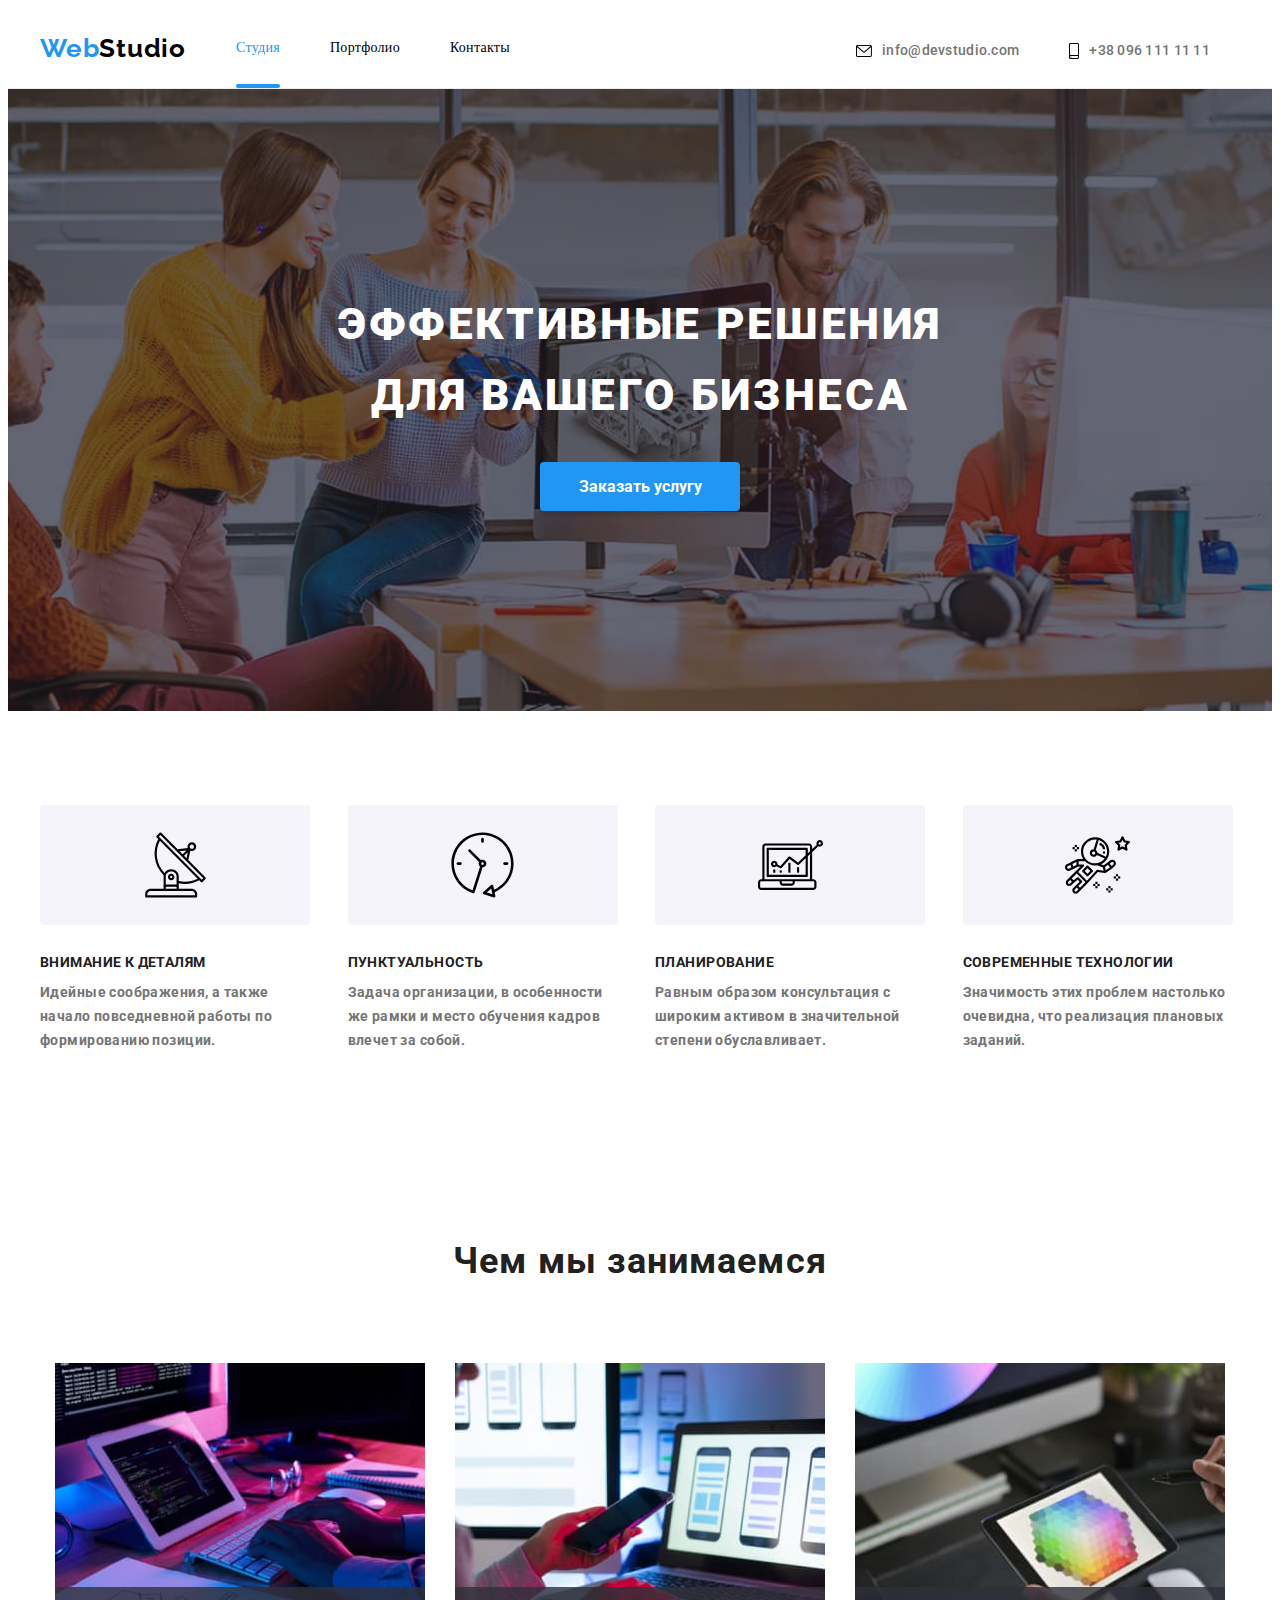
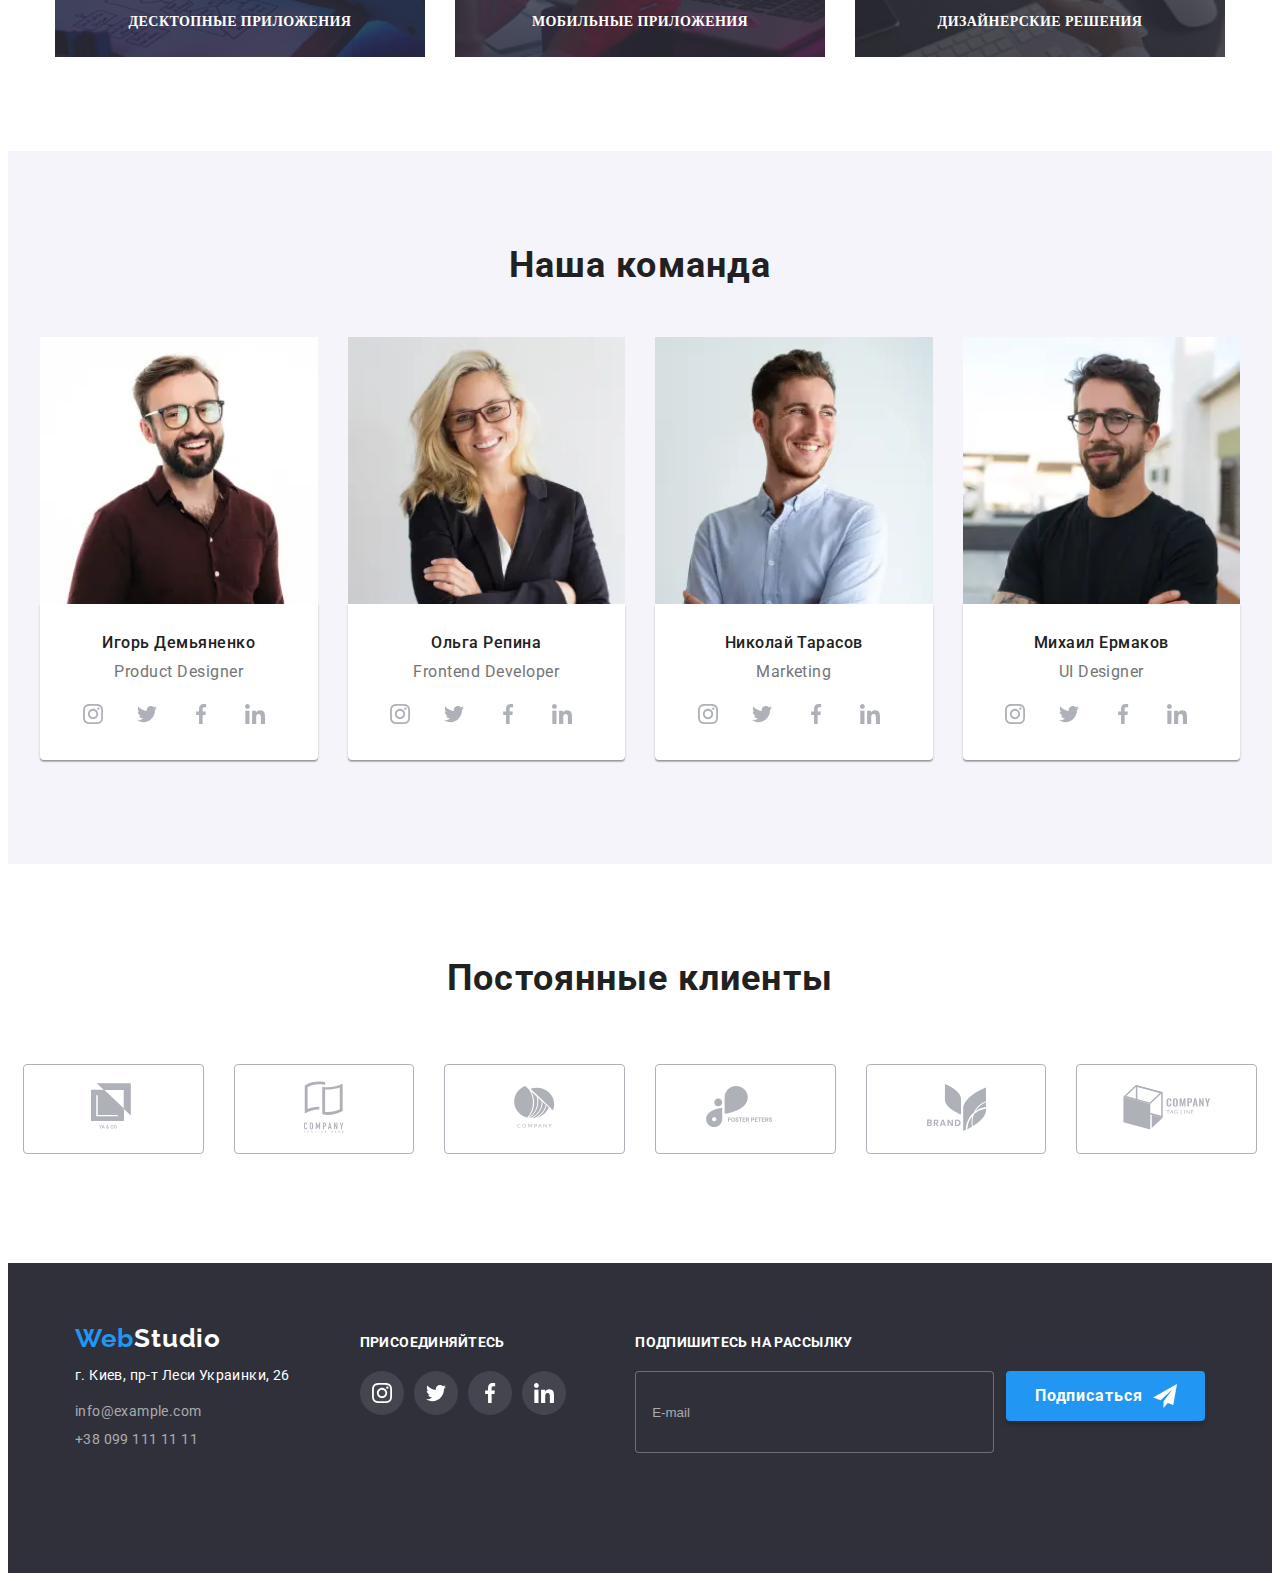
<file: index.html>
<!DOCTYPE html>
<html lang="en">
<head>
    <meta charset="UTF-8">
    <meta http-equiv="X-UA-Compatible" content="IE=edge">
    <meta name="viewport" content="width=device-width, initial-scale=1.0">
    <title>Студия</title>
    <link rel="preconnect" href="https://fonts.gstatic.com">
    <link href="https://fonts.googleapis.com/css2?family=Raleway:wght@700&family=Roboto:wght@400;500;700;900&display=swap"
        rel="stylesheet">
    <link rel="stylesheet" href="https://cdnjs.cloudflare.com/ajax/libs/modern-normalize/1.0.0/modern-normalize.min.css"
        integrity="sha512-ISS7cAi1PEhQ8jnbJpJZMd29NlhNj4AWYyLOSp2CE/CsHxTCu+r+t0D2yoJudVrd0/8fTVPUVDzY5Tvli75u/g=="
        crossorigin="anonymous" />
        <link rel="stylesheet" href="https://cdnjs.cloudflare.com/ajax/libs/animate.css/4.1.1/animate.min.css" />
    <link rel="stylesheet" href="./css/main.min.css">
</head>
<body>
    <header class="header">
        <div class="container">  

            <a class="main-logo link" href="./index.html">
               <span class="web">Web</span>Studio</a> 

            <nav class="navigation">
                <ul class="navigation-list list ">
                    <li class="navigation-list__navigation-item">
                        <a class="navigation-link link current" href="#">Студия</a></li>
                    <li class="navigation-list__navigation-item">
                        <a class="navigation-link link" href="./portfolio.html">Портфолио</a></li>
                    <li class="navigation-list__navigation-item">
                        <a class="navigation-link link" href="#">Контакты</a></li>
                </ul>
            </nav>

            <button type="button" class="burger-btn" data-menu-button>                
                <svg class="burger-icon" width="40" height="40">
                    <use href="./images/sprite.svg#burger"></use>
                </svg>
            </button>

        <ul class="contact-list list">
            <div class="contact-box">
                <li class="contact-info">
                <a class="contact-list__mail-link link" href="mailto:info@devstudio.com">
                    <svg class="contact-list__icons-contact-link" width="16" height="12">
                        <use href="./images/sprite.svg#icon-envelope"></use>
                    </svg>info@devstudio.com</a>
                </li>                     

                <li class="contact-info">
                <a class="contact-list__tel-link link" href="tel:+380961111111">
                    <svg class="contact-list__icons-contact-link" width="10" height="16">
                        <use href="./images/sprite.svg#icon-smartphone"></use>
                    </svg>+38 096 111 11 11</a>
                </li>               
            </div>          
             

        </ul>
        </div>

                          <!-- ================MOBILE-MENU=================== -->

        <div class="mobile-menu" data-menu>
            <button type="button" class="mobile-menu-close-btn" data-menu-close>
                <svg class="mobile-close-icon" width="40" height="40">
                    <use href="./images/sprite.svg#close_icon"></use>
                </svg>
            </button>
            <ul class="mobile-menu-list list">
                <li class="mobile-menu-item">
                    <a class="mobile-menu-link link" href="#" >Студия</a>
                </li>
                <li class="mobile-menu-item">
                    <a class="mobile-menu-link link" href="./portfolio.html" >Портфолио</a>
                </li>
                <li class="mobile-menu-item">
                    <a class="mobile-menu-link link" href="#" >Контакты</a>
                </li>
            </ul>
            <ul class="mobile-contact-list list">
                <li class="mobile-contact-item">
                    <a href="tel:+380961111111" class="mobile-tel link">
                        +38 096 111 11 11</a>
                </li>
                <li class="mobile-contact-item">
                    <a href="mailto:info@devstudio.com" class="mobile-mail link">
                        info@devstudio.com</a>
                </li>
            </ul>
            <ul class="mobile-social-list list">

                <li class="mobile-social-link">Instagram</li>
                
                <li class="mobile-social-link">Twitter</li>
                
                <li class="mobile-social-link">Facebook</li>
                
                <li class="mobile-social-link">Linkedin</li>
                

            </ul>

        </div>
    </header>   
    <main>
                                                <!-- HERO -->
        <section class="hero section">
            <div class="hero-group">
                <h2 class="hero-item">
                Эффективные решения для вашего бизнеса
            </h2>
            <button type=button class="modal-btn" data-modal-open> Заказать услугу </button>
            </div>
            
        </section>

                                                <!-- ABOUT -->

        <section class="section about">
          <div class="container">
              <ul class="about-list list"> 
                  
            <li class="about-list-item">
                <div class="box">
                    <svg class="svg-icons" width="65" height="70">
                        <use href="./images/sprite.svg#icon-antenna"></use>
                    </svg>
                </div>
                <h3 class="about-title">
                    Внимание к деталям
                </h3>
                <p class="features description">
                    Идейные соображения, а также начало повседневной работы по формированию позиции.
                </p>
            </li>
            <li class="about-list-item">
                <div class="box">
                    <svg class="svg-icons" width="65" height="70">
                        <use href="./images/sprite.svg#icon-clock"></use>
                    </svg>
                </div>
                <h3 class="about-title">
                    Пунктуальность
                </h3>
                <p class="features description">
                    Задача организации, в особенности же рамки и место обучения кадров влечет за собой.
                </p>
            </li>
            <li class="about-list-item">
                <div class="box">
                    <svg class="svg-icons" width="65" height="70">
                        <use href="./images/sprite.svg#icon-diagram"></use>
                    </svg>
                </div>
                <h3 class="about-title">
                    Планирование
                </h3>
                <p class="features description">
                    Равным образом консультация с широким активом в значительной степени обуславливает.
                </p>
            </li>
            <li class="about-list-item">
                <div class="box">
                    <svg class="svg-icons" width="65" height="70">
                        <use href="./images/sprite.svg#icon-astronaut"></use>
                    </svg>
                </div>
                <h3 class="about-title">
                    Современные технологии
                </h3>
                <p class="features description">
                    Значимость этих проблем настолько очевидна, что реализация плановых заданий.
                </p>
            </li>
            </ul> 
          </div>

        </section>
        
                             <!-- деятельность (ТОЛЬКО ДЛЯ ДЕСКТОПА)-->

        <section class="activity section">

            <div class="activity-container container">
                <h2 class="visually-hidden">галерея работ</h2>
                <h2 class="title">
                    Чем мы занимаемся
                </h2>
                <div class="activity-list">

                    <ul class="activity-item list">
                        <li class="activity-item-img">
                            <p class="activity-text">десктопные приложения</p>
                            <picture>
                                <source srcset="./images/desktop/Деятельность/box1.jpg 1x, ./images/desktop/Деятельность/box1@2x.jpg 2x" media="(min-width:1200px)">
                                <img src="./images/desctop/Деятельность/box1.jpg" alt="дизайнерские решения">
                            </picture>
                        </li>
                        <li class="activity-item-img">
                            <p class="activity-text">мобильные приложения</p>
                            <picture>
                                <source srcset="./images/desktop/Деятельность/box2.jpg 1x, ./images/desktop/Деятельность/box2@2x.jpg 2x" media="(min-width:1200px)">
                                <img src="./images/desctop/Деятельность/box2.jpg" alt="дизайнерские решения">
                            </picture>
                        </li>
                        <li class="activity-item-img">
                             <p class="activity-text">дизайнерские решения</p>
                            <picture>
                                <source srcset="./images/desktop/Деятельность/box3.jpg 1x, ./images/desktop/Деятельность/box3@2x.jpg 2x" media="(min-width:1200px)">
                                <img src="./images/desctop/Деятельность/box3.jpg" alt="дизайнерские решения">
                            </picture>
                        </li>   
               
                    </ul>
                </div>
                
            </div>
            
        </section>

                                                <!-- НАША КОМАНДА -->

        <section class="team section">
            
            <div class="team container">
                <h2 class="title">
                    Наша команда
                </h2>
                       
            <ul class="team-list list">
                <li class="team-list-item">
                    
                        
                        <picture>
                            <source srcset="./images/team/igor-desktop.webp 1x, ./images/team/igor-desktop@2x.webp 2x"
                                media="(min-width: 1200px)" type="image/webp">
                            <source srcset="./images/team/igor-desktop.jpg 1x, ./images/team/igor-desktop@2x.jpg 2x"
                                media="(min-width: 1200px)">
                            <source srcset="./images/team/igor-tablet.webp 1x, ./images/team/igor-tablet@2x.webp 2x" media="(min-width: 768px)"
                                type="image/webp">
                            <source srcset="./images/team/igor-tablet.jpg 1x, ./images/team/igor-tablet@2x.jpg 2x" media="(min-width: 768px)">
                            <source srcset="./images/team/igor-mobile.webp 1x, ./images/team/igor-mobile@2x.webp 2x" media="(min-width: 320px)"
                                type="image/webp">
                            <source srcset="./images/team/igor-mobile.jpg 1x, ./images/team/igor-mobile@2x.jpg 2x" media="(min-width: 320px)">
                            <img class="card-image" src="./images/team/igor-mobile.jpg" alt="">
                        </picture>
                        <div class="card-name">
                            <h3 class="name">Игорь Демьяненко</h3>
                            <p class="function" lang="en">Product Designer</p>
                                        <ul class="social-list">
                                            <li class="social-list-item list">
                                                <a href="" class="social-list-link link">
                                                    <svg class="social-list-icon">
                                        
                                                        <use href="./images/sprite.svg#icon-instagram"></use>
                                                    </svg>
                                                </a>
                                        
                                            </li>
                                            <li class="social-list-item list">
                                                <a href="" class="social-list-link link">
                                                    <svg class="social-list-icon">
                                        
                                                        <use href="./images/sprite.svg#icon-twitter"></use>
                                                    </svg>
                                                </a>
                                        
                                            </li>
                                            <li class="social-list-item list">
                                                <a href="" class="social-list-link link">
                                                    <svg class="social-list-icon">
                                        
                                                        <use href="./images/sprite.svg#icon-facebook"></use>
                                                    </svg>
                                                </a>
                                        
                                            </li>
                                            <li class="social-list-item list">
                                                <a href="" class="social-list-link link">
                                                    <svg class="social-list-icon">
                                        
                                                        <use href="./images/sprite.svg#icon-linkedin"></use>
                                                    </svg>
                                                </a>
                                        
                                            </li>
                                        
                                        </ul>
                        </div>                        
                        
                    
                    
                </li>

                <li class="team-list-item">
                    
                        
                        <picture>
                            <source srcset="./images/team/olga-desktop.webp 1x, ./images/team/olga-desktop@2x.webp 2x"
                                media="(min-width: 1200px)" type="image/webp">
                            <source srcset="./images/team/olga-desktop.jpg 1x, ./images/team/olga-desktop@2x.jpg 2x"
                                media="(min-width: 1200px)">
                            <source srcset="./images/team/olga-tablet.webp 1x, ./images/team/olga-tablet@2x.webp 2x" media="(min-width: 768px)"
                                type="image/webp">
                            <source srcset="./images/team/olga-tablet.jpg 1x, ./images/team/olga-tablet@2x.jpg 2x" media="(min-width: 768px)">
                            <source srcset="./images/team/olga-mobile.webp 1x, ./images/team/olga-mobile@2x.webp 2x" media="(min-width: 320px)"
                                type="image/webp">
                            <source srcset="./images/team/olga-mobile.jpg 1x, ./images/team/olga-mobile@2x.jpg 2x" media="(min-width: 320px)">
                            <img class="card-image" src="./images/team/olga-mobile.jpg" alt="">
                        </picture>

                        <div class="card-name">
                               <h3 class="name">Ольга Репина</h3>
                               <p class="function" lang="en">Frontend Developer</p>
                            <ul class="social-list">
                                <li class="social-list-item list">
                                    <a href="" class="social-list-link link">
                                        <svg class="social-list-icon">
                            
                                            <use href="./images/sprite.svg#icon-instagram"></use>
                                        </svg>
                                    </a>
                            
                                </li>
                                <li class="social-list-item list">
                                    <a href="" class="social-list-link link">
                                        <svg class="social-list-icon">
                            
                                            <use href="./images/sprite.svg#icon-twitter"></use>
                                        </svg>
                                    </a>
                            
                                </li>
                                <li class="social-list-item list">
                                    <a href="" class="social-list-link link">
                                        <svg class="social-list-icon">
                            
                                            <use href="./images/sprite.svg#icon-facebook"></use>
                                        </svg>
                                    </a>
                            
                                </li>
                                <li class="social-list-item list">
                                    <a href="" class="social-list-link link">
                                        <svg class="social-list-icon">
                            
                                            <use href="./images/sprite.svg#icon-linkedin"></use>
                                        </svg>
                                    </a>
                            
                                </li>
                            </ul>    
                        </div>
                                                             
                    
                </li>

                <li class="team-list-item">
                    
                        <picture>
                            <source srcset="./images/team/nikolay-desktop.webp 1x, ./images/team/nikolay-desktop@2x.webp 2x"
                                media="(min-width: 1200px)" type="image/webp">
                            <source srcset="./images/team/nikolay-desktop.jpg 1x, ./images/team/nikolay-desktop@2x.jpg 2x"
                                media="(min-width: 1200px)">
                            <source srcset="./images/team/nikolay-tablet.webp 1x, ./images/team/nikolay-tablet@2x.webp 2x"
                                media="(min-width: 768px)" type="image/webp">
                            <source srcset="./images/team/nikolay-tablet.jpg 1x, ./images/team/nikolay-tablet@2x.jpg 2x"
                                media="(min-width: 768px)">
                            <source srcset="./images/team/nikolay-mobile.webp 1x, ./images/team/nikolay-mobile@2x.webp 2x"
                                media="(min-width: 320px)" type="image/webp">
                            <source srcset="./images/team/nikolay-mobile.jpg 1x, ./images/team/nikolay-mobile@2x.jpg 2x"
                                media="(min-width: 320px)">
                            <img class="card-image" src="./images/team/nikolay-mobile.jpg" alt="">
                        </picture>

                            <div class="card-name">
                                <h3 class="name">Николай Тарасов</h3>
                                <p class="function" lang="en">Marketing</p>
                                <ul class="social-list">
                                    <li class="social-list-item list">
                                        <a href="#" class="social-list-link link">
                                            <svg class="social-list-icon">
                                
                                                <use href="./images/sprite.svg#icon-instagram"></use>
                                            </svg>
                                        </a>
                                
                                    </li>
                                    <li class="social-list-item list">
                                        <a href="#" class="social-list-link link">
                                            <svg class="social-list-icon">
                                
                                                <use href="./images/sprite.svg#icon-twitter"></use>
                                            </svg>
                                        </a>
                                
                                    </li>
                                    <li class="social-list-item list">
                                        <a href="#" class="social-list-link link">
                                            <svg class="social-list-icon">
                                
                                                <use href="./images/sprite.svg#icon-facebook"></use>
                                            </svg>
                                        </a>
                                
                                    </li>
                                    <li class="social-list-item list">
                                        <a href="#" class="social-list-link link">
                                            <svg class="social-list-icon">
                                
                                                <use href="./images/sprite.svg#icon-linkedin"></use>
                                            </svg>
                                        </a>
                                
                                    </li>
                                </ul>    
                            </div>
                            
                    
                </li>

                <li class="team-list-item">
                    
                        <picture>
                            <source srcset="./images/team/michael-desktop.webp 1x, ./images/team/michael-desktop@2x.webp 2x"
                                media="(min-width: 1200px)" type="image/webp">
                            <source srcset="./images/team/michael-desktop.jpg 1x, ./images/team/michael-desktop@2x.jpg 2x"
                                media="(min-width: 1200px)">
                            <source srcset="./images/team/michael-tablet.webp 1x, ./images/team/michael-tablet@2x.webp 2x"
                                media="(min-width: 768px)" type="image/webp">
                            <source srcset="./images/team/michael-tablet.jpg 1x, ./images/team/michael-tablet@2x.jpg 2x" 
                                media="(min-width: 768px)">
                            <source srcset="./images/team/michael-mobile.webp 1x, ./images/team/michael-mobile@2x.webp 2x"
                                media="(min-width: 320px)" type="image/webp">
                            <source srcset="./images/team/michael-mobile.jpg 1x, ./images/team/michael-mobile@2x.jpg 2x" 
                                media="(min-width: 320px)">
                            <img class="card-image" src="./images/team/michael-mobile.jpg" alt="Михаил Ермаков">
                        </picture>

                        <div class="card-name">
                            <h3 class="name">Михаил Ермаков</h3>
                            <p class="function" lang="en">UI Designer</p>
                            <ul class="social-list">
                                <li class="social-list-item list">
                                    <a href="#" class="social-list-link link">
                                        <svg class="social-list-icon">
                            
                                            <use href="./images/sprite.svg#icon-instagram"></use>
                                        </svg>
                                    </a>
                            
                                </li>
                                <li class="social-list-item list">
                                    <a href="#" class="social-list-link link">
                                        <svg class="social-list-icon">
                            
                                            <use href="./images/sprite.svg#icon-twitter"></use>
                                        </svg>
                                    </a>
                            
                                </li>
                                <li class="social-list-item list">
                                    <a href="#" class="social-list-link link">
                                        <svg class="social-list-icon">
                            
                                            <use href="./images/sprite.svg#icon-facebook"></use>
                                        </svg>
                                    </a>
                            
                                </li>
                                <li class="social-list-item list">
                                    <a href="#" class="social-list-link link">
                                        <svg class="social-list-icon">
                            
                                            <use href="./images/sprite.svg#icon-linkedin"></use>
                                        </svg>
                                    </a>
                            
                                </li>
                            </ul>    
                        </div>
                                                               
                    
                    
                </li>

            </ul>
            </div>
        </section> 

                                                <!--ПОСТОЯННЫЕ КЛИЕНТЫ-->           
                   
        <section class="clients section">

            <h2 class="title">
                Постоянные клиенты
            </h2>
            <ul class="clients-list list">
                <div class="clients-list-box">
                    <li class="clients-list-item list">
                    <a class="clientt-list-item-link link" href="#">
                        <svg class="client-logo" width="44" height="49">
                            <use href="./images/sprite.svg#icon-logo1"></use>
                        </svg>
                    </a>

                </li>
                <li class="clients-list-item list">
                    <a class="clientt-list-item-link link" href="#">
                        <svg class="client-logo" width="40" height="52">
                            <use href="./images/sprite.svg#icon-logo2"></use>
                        </svg>
                    </a>
                    
                </li>
                <li class="clients-list-item list">
                    <a class="clientt-list-item-link link" href="#">
                        <svg class="client-logo" width="41" height="42">
                            <use href="./images/sprite.svg#icon-logo3"></use>
                        </svg>
                    </a>
                 </li>
                 <li class="clients-list-item list">
                    <a class="clientt-list-item-link link" href="#">
                        <svg class="client-logo" width="79" height="42">
                            <use href="./images/sprite.svg#icon-logo4"></use>
                        </svg>
                    </a>
                    

                </li>
                <li class="clients-list-item list">
                    <a class="clientt-list-item-link link" href="#">
                        <svg class="client-logo" width="59" height="47">
                            <use href="./images/sprite.svg#icon-logo5"></use>
                        </svg>
                    </a>
                    

                </li>
                <li class="clients-list-item list">
                    <a class="clientt-list-item-link link" href="#">
                        <svg class="client-logo" width="88" height="45">
                            <use href="./images/sprite.svg#icon-logo6"></use>
                        </svg>
                    </a>
                    

                </li>

                </div>
                    

               
                
            </ul>
        </section>
    </main>
                                                <!-- FOOTER -->

    <footer class="footer">
        <div class="footer-main container">
            <div class="footer-wrapper">
                 <div class="footer-adress">
                     <div class="logo">
                    <a class="footer-logo link" href="">
                        <span class="web">Web</span>Studio</a>
                </div>
    
            <address class="adress">
                <ul class="adress-list list">
                    <li>
                        <a class="location-link link" href="">г. Киев, пр-т Леси Украинки, 26</a>
                    </li>
                    <li>
                        <a class="footer-link-mail link" href="mailto:info@example.com">info@example.com</a>
                    </li>
                    <li>
                        <a class="footer-link-tel link" href="tel:+380991111111">+38 099 111 11 11</a>
                    </li>
                </ul>
            </address>
                 </div>

                    <div class="footer-wrapper-social">
                <div class="join-title">
                    <p class="join">присоединяйтесь</p>
                </div>
                
                <ul class="footer-social-list list">
                    <li class="social-item">
                        <a href="" class="social-link link" >
                            <svg class="icon-social" width="20" height="20">
                                <use href="./images/sprite.svg#icon-instagram"></use>
                            </svg>
                        </a>
                    </li>
                    <li class="social-item">
                        <a href="" class="social-link link" >
                            <svg class="icon-social" width="20" height="20">
                                <use href="./images/sprite.svg#icon-twitter"></use>
                            </svg>
                        </a>
                    </li>
                    <li class="social-item">
                        <a href="" class="social-link link" >
                            <svg class="icon-social" width="20" height="20">
                                <use href="./images/sprite.svg#icon-facebook"></use>
                            </svg>
                        </a>
                    </li>
                    <li class="social-item">
                        <a href="" class="social-link link">
                            <svg class="icon-social" width="20" height="20">
                                <use href="./images/sprite.svg#icon-linkedin"></use>
                            </svg>
                        </a>
                    </li>
                </ul>
            </div>

            <div class="footer-form">
                <b class="subscribe">Подпишитесь на рассылку</b>
                <form class="footer-form-items">
                    <input class="subscribe-input" type="email" placeholder="E-mail">
                    <button type="submit" class="subscribe-btn">Подписаться
                        <svg class="send-icon" width="24" height="24">
                            <use href="./images/sprite.svg#icon-send"></use>
                        </svg>
                    </button>
                </form>
            </div>
                
            </div>
         
        </div>
    </footer>

                                                <!--МОДАЛЬНОЕ ОКНО-->
                                                          
    <div class="backdrop is-hidden" data-modal>

        <div class="modal">
            <button type="button" class="modal-close-btn" data-modal-close>
                <svg class="icon-close" width="11" height="11" >
                    <use href="./images/sprite.svg#Vector"></use>
                </svg>
            </button>

            <form action="#" class="modal-form">
                <b class="headline">Оставьте свои данные, мы вам презвоним</b>
                <label class="modal-form-field">
                    Имя
                    <span class="modal-form-input-wrapper">
                        <input type="text" name="user-name" class="modal-form-input" required minlength="2">
                    <svg class="modal-form-icon">
                        <use href="./images/sprite.svg#person"></use>
                    </svg>
                    </span>
                    
                </label> 

                <label class="modal-form-field">
                    Телефон
                    <span class="modal-form-input-wrapper">
                        <input type="tel" name="user-phone" class="modal-form-input" required pattern="[0-9]{3}-[0-9]{3}-[0-9]{2}-[0-9]{2}" title="096-111-11-11">
                    <svg class="modal-form-icon">
                        <use href="./images/sprite.svg#phone"></use>
                    </svg>
                    </span>
                    
                </label>              
                
            <label class="modal-form-field">
                    Почта
                    <span class="modal-form-input-wrapper">
                        <input type="email" name="user-email" class="modal-form-input" required>
                    <svg class="modal-form-icon">
                        <use href="./images/sprite.svg#email"></use>
                    </svg>
                    </span>
                    
            </label>
                
            <label class="modal-form-field">
                    Комментарий
                    <textarea name="user-comment" class="modal-form-comment" placeholder="Введите текст"></textarea>
            </label>

               <input type="checkbox" id="user-term" name="user-term" class="modal-form-term visually-hidden" >
            <label for="user-term" class="modal-form-check-desk">
                   Соглашаюсь с рассылкой и принимаю&nbsp <a href="" class="checkbox-link">Условия договора</a>
            </label>
                
                <button type="submit" class="modal-form-btn">Отправить</button>

            </form>

        </div>
    </div>

    <script src="./js/mobile-menu.js"></script>
    <script src="./js/modal.js"></script>
    
</body>
</html>
</file>
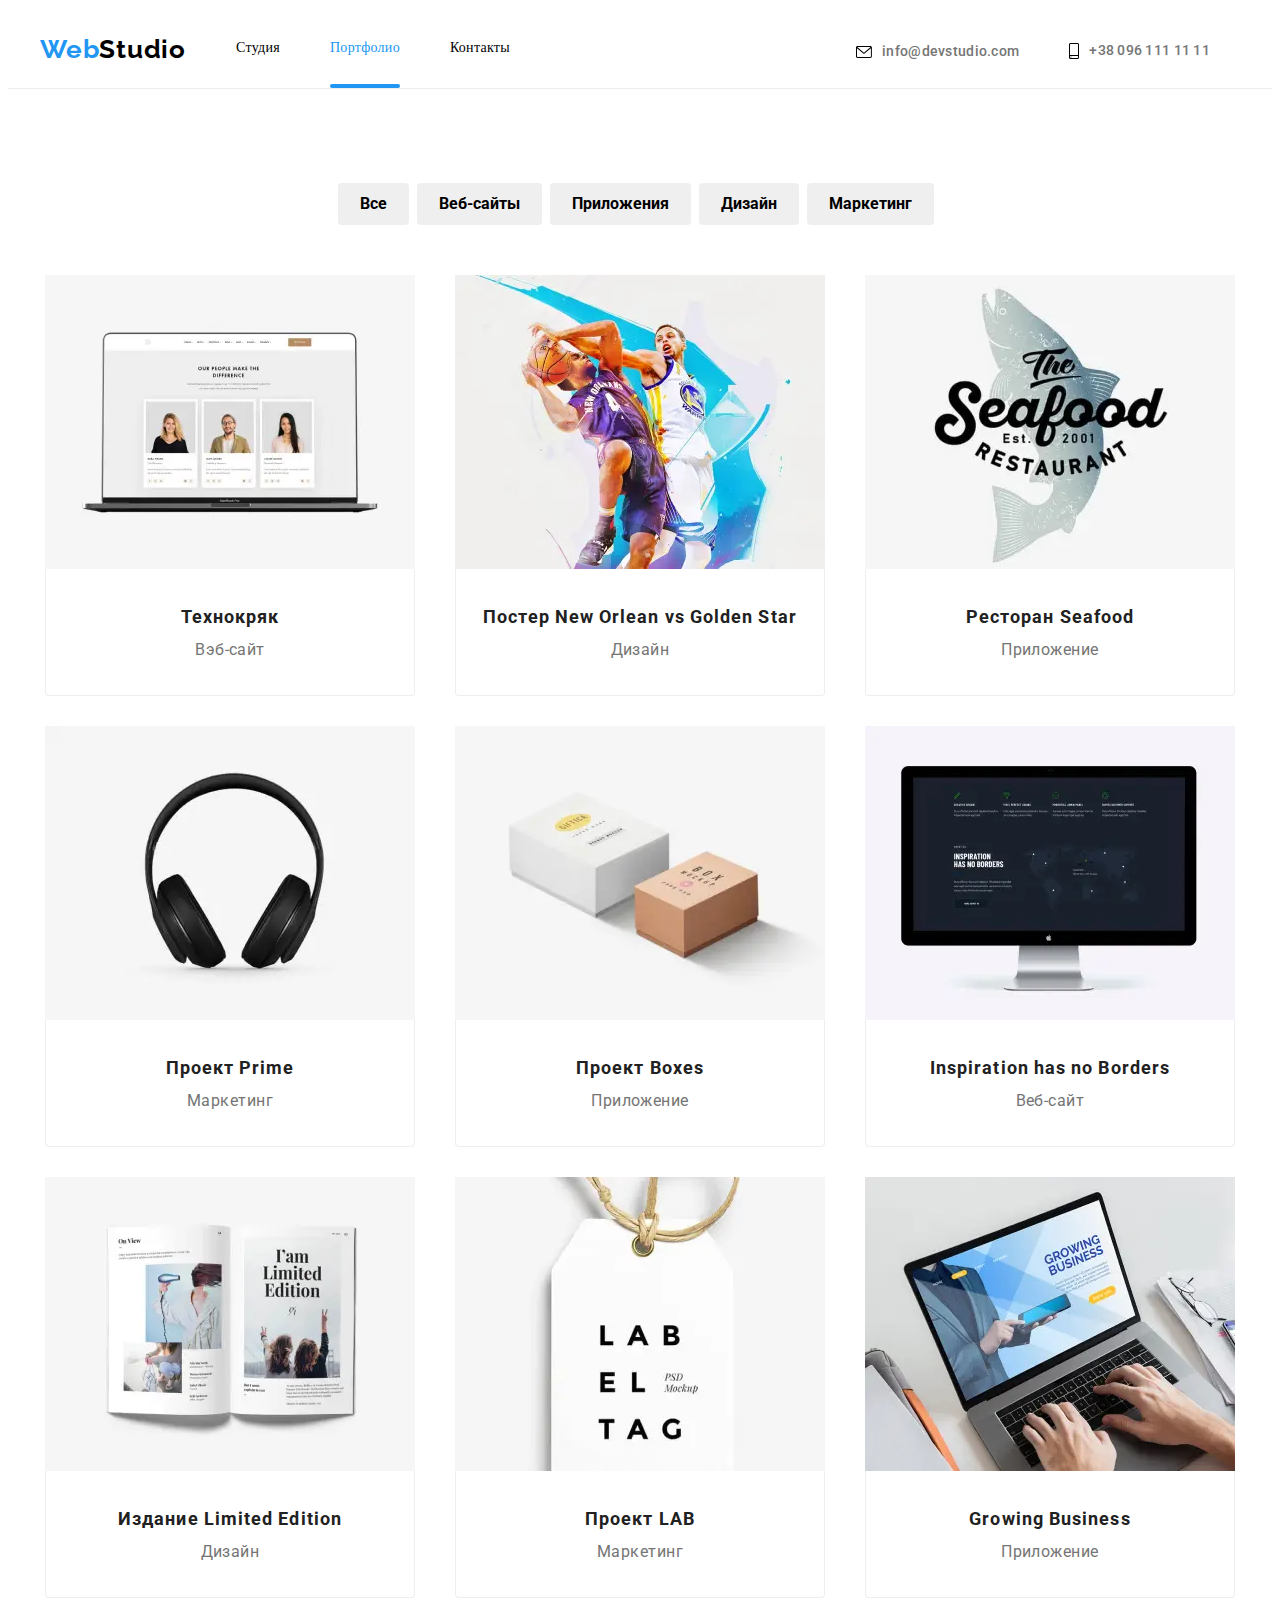
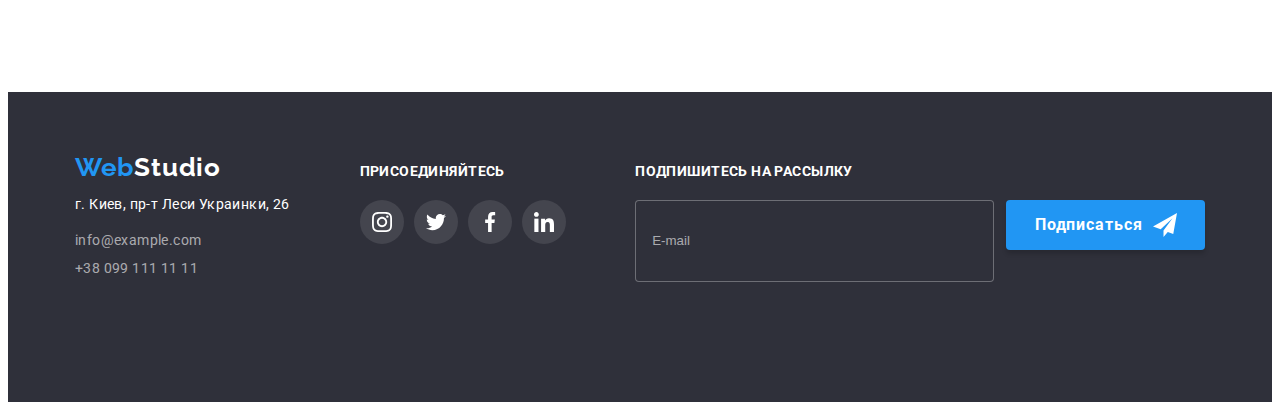
<file: portfolio.html>
<!DOCTYPE html>
<html lang="en">
<head>
    <meta charset="UTF-8">
    <meta http-equiv="X-UA-Compatible" content="IE=edge">
    <meta name="viewport" content="width=device-width, initial-scale=1.0">
    <title>Portfolio</title>
    <link rel="preconnect" href="https://fonts.gstatic.com">
    <link href="https://fonts.googleapis.com/css2?family=Raleway:wght@700&family=Roboto:wght@400;500;700;900&display=swap"
        rel="stylesheet">
    <link rel="stylesheet" href="https://cdnjs.cloudflare.com/ajax/libs/modern-normalize/1.0.0/modern-normalize.min.css"
        integrity="sha512-ISS7cAi1PEhQ8jnbJpJZMd29NlhNj4AWYyLOSp2CE/CsHxTCu+r+t0D2yoJudVrd0/8fTVPUVDzY5Tvli75u/g=="
        crossorigin="anonymous" />
        <link rel="stylesheet" href="https://cdnjs.cloudflare.com/ajax/libs/animate.css/4.1.1/animate.min.css" />
    <link rel="stylesheet" href="./css/main.min.css">
</head>
<body>
    <header class="header">
        <div class="header-main container">
        <h1 class="top-title">
            <a class="main-logo link" href="">
               <span class="web">Web</span>Studio</a>
        </h1>
        <nav class="navigation">
            <ul class="navigation-list list">
                <li class="navigation-list__navigation-item">
                    <a class="navigation-link link" href="./index.html">Студия</a>
                </li>
                <li class="navigation-list__navigation-item">
                    <a class="navigation-link link current" href="#">Портфолио</a>
                </li>
                <li class="navigation-list__navigation-item">
                    <a class="navigation-link link" href="#">Контакты</a>
                </li>
            </ul>
        </nav>

        <button type="button" class="burger-btn" data-menu-button>
            <svg class="burger-icon" width="40" height="40">
                <use href="./images/sprite.svg#burger"></use>
            </svg>
        </button>

        <ul class="contact-list list">
        
            <li class="contact-info">
                <a class="contact-list__mail-link link" href="mailto:info@devstudio.com">
                    <svg class="contact-list__icons-contact-link" width="16" height="12">
                        <use href="./images/sprite.svg#icon-envelope"></use>
                    </svg>info@devstudio.com</a>
            </li>
        
        
            <li class="contact-info">
                <a class="contact-list__tel-link link" href="tel:+380961111111">
                    <svg class="contact-list__icons-contact-link" width="10" height="16">
                        <use href="./images/sprite.svg#icon-smartphone"></use>
                    </svg>+38 096 111 11 11</a>
            </li>
        
        
        </ul>
    </div>

    <!-- =============================MOBILE-MENU=============================== -->

    <div class="mobile-menu" data-menu>
        <button type="button" class="mobile-menu-close-btn" data-menu-close>
            <svg class="mobile-close-icon" width="40" height="40">
                <use href="./images/sprite.svg#close_icon"></use>
            </svg>
        </button>
        <ul class="mobile-menu-list list">
            <li class="mobile-menu-item">
                <a class="mobile-menu-link link" href="./index.html">Студия</a>
            </li>
            <li class="mobile-menu-item">
                <a class="mobile-menu-link link" href="#" >Портфолио</a>
            </li>
            <li class="mobile-menu-item">
                <a class="mobile-menu-link link" href="#" >Контакты</a>
            </li>
        </ul>
        <ul class="mobile-contact-list list">
            <li class="mobile-contact-item">
                <a href="tel:+380961111111" class="mobile-tel link">
                    +38 096 111 11 11</a>
            </li>
            <li class="mobile-contact-item">
                <a href="mailto:info@devstudio.com" class="mobile-mail link">
                    info@devstudio.com</a>
            </li>
        </ul>
        <ul class="mobile-social-list list">
    
            <li class="mobile-social-link">Instagram</li>
    
            <li class="mobile-social-link">Twitter</li>
    
            <li class="mobile-social-link">Facebook</li>
    
            <li class="mobile-social-link">Linkedin</li>
    
    
        </ul>
    
    </div>


    </header>
                                                      <!-- HERO -->
    <main>
        <section class="section-btn section">
            <div class="buttons-menu container">
                <ul class="buttons list">
                    <li class="buttons-item">
                        <button class="portfolio-btn" type=button> Все</button>
                    </li>
                    <li class="buttons-item">
                        <button class="portfolio-btn" type=button> Веб-сайты</button>
                    </li>
                    <li class="buttons-item">
                        <button class="portfolio-btn" type=button> Приложения</button>
                    </li>
                    <li class="buttons-item">
                        <button class="portfolio-btn" type=button> Дизайн</button>
                    </li>
                    <li class="buttons-item">                         
                        <button class="portfolio-btn" type=button> Маркетинг</button>
                    </li>
                </ul> 
            </div>
            
                                                      <!-- ABOUT -->
        
            <h2 class="visually-hidden">виды деятельности</h2>
            <div class="container">
                <ul class="projects list">
                    <li class="project-list-item">  
                        <a href="#" class="project-card-link link">
                            <div class="project-list-content-wrapper">
                            <div class="card-img">
                                <picture>
                                   <source 
                                            srcset="./images/portfolio/portfolio-1-desktop.webp 1x, ./images/portfolio/portfolio-1-desktop@2x.webp 2x"
                                            media="(min-width: 1200px)" type="image/webp">
                                        <source 
                                            srcset="./images/portfolio/portfolio-1-desktop.jpg 1x, ./images/portfolio/portfolio-1-desktop@2x.jpg 2x"
                                            media="(min-width: 1200px)">
                                        <source 
                                            srcset="./images/portfolio/portfolio-1-tablet.webp 1x, ./images/portfolio/portfolio-1-tablet@2x.webp 2x"
                                            media="(min-width: 768px)" type="image/webp">
                                        <source
                                            srcset="./images/portfolio/portfolio-1-tablet.jpg 1x, ./images/portfolio/portfolio-1-tablet@2x.jpg 2x"
                                            media="(min-width: 768px)">
                                        <source 
                                            srcset="./images/portfolio/portfolio-1-mobile.webp 1x, ./images/portfolio/portfolio-1-mobile@2x.webp 2x"
                                            media="(min-width: 320px)" type="image/webp">
                                        <source
                                            srcset="./images/portfolio/portfolio-1-mobile.jpg 1x, ./images/portfolio/portfolio-1-mobile@2x.jpg 2x"
                                            media="(min-width: 320px)">
                                        <img src="./images/portfolio/portfolio-1-mobile.jpg" alt="">
                                </picture>
                            </div>
                        <p class="overlay">Технокряк это современная площадка распространения коронавируса. Компании используют эту платформу для цифрового
                        шпионажа и атак на защищённые сервера конкурентов.</p>
                            </div>                            
                        <div class="card-title">
                            <h3 class="project-name">Технокряк</h3>
                            <p class="project-type">Вэб-сайт</p>
                        </div>                      
                        </a>
                             
                    </li>
                    <li class="project-list-item">
                        <a href="#" class="project-card-link link">
                            <div class="project-list-content-wrapper">
                          <div class="card-img">
                            <picture>
                                <source srcset="./images/portfolio/portfolio-2-desktop.webp 1x, ./images/portfolio/portfolio-2-desktop@2x.webp 2x"
                                    media="(min-width: 1200px)" type="image/webp">
                                <source srcset="./images/portfolio/portfolio-2-desktop.jpg 1x, ./images/portfolio/portfolio-2-desktop@2x.jpg 2x"
                                    media="(min-width: 1200px)">
                                <source srcset="./images/portfolio/portfolio-2-tablet.webp 1x, ./images/portfolio/portfolio-2-tablet@2x.webp 2x"
                                    media="(min-width: 768px)" type="image/webp">
                                <source srcset="./images/portfolio/portfolio-2-tablet.jpg 1x, ./images/portfolio/portfolio-2-tablet@2x.jpg 2x"
                                    media="(min-width: 768px)">
                                <source srcset="./images/portfolio/portfolio-2-mobile.webp 1x, ./images/portfolio/portfolio-2-mobile@2x.webp 2x"
                                    media="(min-width: 320px)" type="image/webp">
                                <source srcset="./images/portfolio/portfolio-2-mobile.jpg 1x, ./images/portfolio/portfolio-2-mobile@2x.jpg 2x"
                                    media="(min-width: 320px)">
                                <img src="./images/portfolio/portfolio-2-mobile.jpg" alt="">
                            </picture>
                        </div>      
                        <p class="overlay">Технокряк это современная площадка распространения коронавируса. Компании используют эту платформу
                            для цифрового
                            шпионажа и атак на защищённые сервера конкурентов.</p>
                        </div>                         
                        <div class="card-title">
                            <h3 class="project-name">Постер New Orlean vs Golden Star</h3>
                            <p class="project-type">Дизайн</p>
                        </div> 
                        </a>
         
                    </li>
                    <li class="project-list-item">
                        <a href="#" class="project-card-link link">
                            <div class="project-list-content-wrapper">
                                <div class="card-img">
                            <picture>
                                <source srcset="./images/portfolio/portfolio-3-desktop.webp 1x, ./images/portfolio/portfolio-3-desktop@2x.webp 2x"
                                    media="(min-width: 1200px)" type="image/webp">
                                <source srcset="./images/portfolio/portfolio-3-desktop.jpg 1x, ./images/portfolio/portfolio-3-desktop@2x.jpg 2x"
                                    media="(min-width: 1200px)">
                                <source srcset="./images/portfolio/portfolio-3-tablet.webp 1x, ./images/portfolio/portfolio-3-tablet@2x.webp 2x"
                                    media="(min-width: 768px)" type="image/webp">
                                <source srcset="./images/portfolio/portfolio-3-tablet.jpg 1x, ./images/portfolio/portfolio-3-tablet@2x.jpg 2x"
                                    media="(min-width: 768px)">
                                <source srcset="./images/portfolio/portfolio-3-mobile.webp 1x, ./images/portfolio/portfolio-3-mobile@2x.webp 2x"
                                    media="(min-width: 320px)" type="image/webp">
                                <source srcset="./images/portfolio/portfolio-3-mobile.jpg 1x, ./images/portfolio/portfolio-3-mobile@2x.jpg 2x"
                                    media="(min-width: 320px)">
                                <img src="./images/portfolio/portfolio-3-mobile.jpg" alt="">
                            </picture>
                        </div>
                        <p class="overlay">Технокряк это современная площадка распространения коронавируса. Компании используют эту платформу
                            для цифрового
                            шпионажа и атак на защищённые сервера конкурентов.</p>
                            </div>
                            
                        <div class="card-title">
                            <h3 class="project-name">Ресторан Seafood</h3>
                            <p class="project-type">Приложение</p>
                        </div>    
                        
                        </a>
                        
                            
                    </li>
                    <li class="project-list-item">
                        <a href="#" class="project-card-link link">
                            <div class="project-list-content-wrapper">
                                <div class="card-img">
                            <picture>
                                <source srcset="./images/portfolio/portfolio-4-desktop.webp 1x, ./images/portfolio/portfolio-4-desktop@2x.webp 2x"
                                    media="(min-width: 1200px)" type="image/webp">
                                <source srcset="./images/portfolio/portfolio-4-desktop.jpg 1x, ./images/portfolio/portfolio-4-desktop@2x.jpg 2x"
                                    media="(min-width: 1200px)">
                                <source srcset="./images/portfolio/portfolio-4-tablet.webp 1x, ./images/portfolio/portfolio-4-tablet@2x.webp 2x"
                                    media="(min-width: 768px)" type="image/webp">
                                <source srcset="./images/portfolio/portfolio-4-tablet.jpg 1x, ./images/portfolio/portfolio-4-tablet@2x.jpg 2x"
                                    media="(min-width: 768px)">
                                <source srcset="./images/portfolio/portfolio-4-mobile.webp 1x, ./images/portfolio/portfolio-4-mobile@2x.webp 2x"
                                    media="(min-width: 320px)" type="image/webp">
                                <source srcset="./images/portfolio/portfolio-4-mobile.jpg 1x, ./images/portfolio/portfolio-4-mobile@2x.jpg 2x"
                                    media="(min-width: 320px)">
                                <img src="./images/portfolio/portfolio-4-mobile.jpg" alt="">
                            </picture>
                        </div>
                        <p class="overlay">Технокряк это современная площадка распространения коронавируса. Компании используют эту платформу
                            для цифрового
                            шпионажа и атак на защищённые сервера конкурентов.</p>
                            </div>
                        <div class="card-title">
                            <h3 class="project-name">Проект Prime</h3>
                            <p class="project-type">Маркетинг</p>
                        </div>
                        
                        </a>
                                                   
                    </li>
                    <li class="project-list-item">
                        <a href="#" class="project-card-link link">
                            <div class="project-list-content-wrapper">
                                <div class="card-img">
                            <picture>
                                <source srcset="./images/portfolio/portfolio-5-desktop.webp 1x, ./images/portfolio/portfolio-5-desktop@2x.webp 2x"
                                    media="(min-width: 1200px)" type="image/webp">
                                <source srcset="./images/portfolio/portfolio-5-desktop.jpg 1x, ./images/portfolio/portfolio-5-desktop@2x.jpg 2x"
                                    media="(min-width: 1200px)">
                                <source srcset="./images/portfolio/portfolio-5-tablet.webp 1x, ./images/portfolio/portfolio-5-tablet@2x.webp 2x"
                                    media="(min-width: 768px)" type="image/webp">
                                <source srcset="./images/portfolio/portfolio-5-tablet.jpg 1x, ./images/portfolio/portfolio-5-tablet@2x.jpg 2x"
                                    media="(min-width: 768px)">
                                <source srcset="./images/portfolio/portfolio-5-mobile.webp 1x, ./images/portfolio/portfolio-5-mobile@2x.webp 2x"
                                    media="(min-width: 320px)" type="image/webp">
                                <source srcset="./images/portfolio/portfolio-5-mobile.jpg 1x, ./images/portfolio/portfolio-5-mobile@2x.jpg 2x"
                                    media="(min-width: 320px)">
                                <img src="./images/portfolio/portfolio-5-mobile.jpg" alt="">
                            </picture>
                        </div>
                        <p class="overlay">Технокряк это современная площадка распространения коронавируса. Компании используют эту платформу
                            для цифрового
                            шпионажа и атак на защищённые сервера конкурентов.</p>
                            </div>
                            
                        <div class="card-title">
                            <h3 class="project-name">Проект Boxes</h3>
                            <p class="project-type">Приложение</p>
                        </div>
                        </a>
                                
                    </li>
                    <li class="project-list-item">
                        <a href="#" class="project-card-link link">
                            <div class="project-list-content-wrapper">
                                <div class="card-img">
                            <picture>
                                <source srcset="./images/portfolio/portfolio-6-desktop.webp 1x, ./images/portfolio/portfolio-6-desktop@2x.webp 2x"
                                    media="(min-width: 1200px)" type="image/webp">
                                <source srcset="./images/portfolio/portfolio-6-desktop.jpg 1x, ./images/portfolio/portfolio-6-desktop@2x.jpg 2x"
                                    media="(min-width: 1200px)">
                                <source srcset="./images/portfolio/portfolio-6-tablet.webp 1x, ./images/portfolio/portfolio-6-tablet@2x.webp 2x"
                                    media="(min-width: 768px)" type="image/webp">
                                <source srcset="./images/portfolio/portfolio-6-tablet.jpg 1x, ./images/portfolio/portfolio-6-tablet@2x.jpg 2x"
                                    media="(min-width: 768px)">
                                <source srcset="./images/portfolio/portfolio-6-mobile.webp 1x, ./images/portfolio/portfolio-6-mobile@2x.webp 2x"
                                    media="(min-width: 320px)" type="image/webp">
                                <source srcset="./images/portfolio/portfolio-6-mobile.jpg 1x, ./images/portfolio/portfolio-6-mobile@2x.jpg 2x"
                                    media="(min-width: 320px)">
                                <img src="./images/portfolio/portfolio-6-mobile.jpg" alt="">
                            </picture>
                        </div>
                        <p class="overlay">Технокряк это современная площадка распространения коронавируса. Компании используют эту платформу
                            для цифрового
                            шпионажа и атак на защищённые сервера конкурентов.</p>
                            </div>
                            
                        <div class="card-title">
                            <h3 class="project-name">Inspiration has no Borders</h3>
                             <p class="project-type">Веб-сайт</p>
                        </div>
                        </a>    
                        
                    </li>
                    <li class="project-list-item">
                        <a href="#" class="project-card-link link">
                            <div class="project-list-content-wrapper">
                                 <div class="card-img">
                            <picture>
                                <source srcset="./images/portfolio/portfolio-7-desktop.webp 1x, ./images/portfolio/portfolio-7-desktop@2x.webp 2x"
                                    media="(min-width: 1200px)" type="image/webp">
                                <source srcset="./images/portfolio/portfolio-7-desktop.jpg 1x, ./images/portfolio/portfolio-7-desktop@2x.jpg 2x"
                                    media="(min-width: 1200px)">
                                <source srcset="./images/portfolio/portfolio-7-tablet.webp 1x, ./images/portfolio/portfolio-7-tablet@2x.webp 2x"
                                    media="(min-width: 768px)" type="image/webp">
                                <source srcset="./images/portfolio/portfolio-7-tablet.jpg 1x, ./images/portfolio/portfolio-7-tablet@2x.jpg 2x"
                                    media="(min-width: 768px)">
                                <source srcset="./images/portfolio/portfolio-7-mobile.webp 1x, ./images/portfolio/portfolio-7-mobile@2x.webp 2x"
                                    media="(min-width: 320px)" type="image/webp">
                                <source srcset="./images/portfolio/portfolio-7-mobile.jpg 1x, ./images/portfolio/portfolio-7-mobile@2x.jpg 2x"
                                    media="(min-width: 320px)">
                                <img src="./images/portfolio/portfolio-7-mobile.jpg" alt="">
                            </picture>
                        </div>
                        <p class="overlay">Технокряк это современная площадка распространения коронавируса. Компании используют эту платформу
                            для цифрового
                            шпионажа и атак на защищённые сервера конкурентов.</p>
                            </div>
                           
                        <div class="card-title">
                            <h3 class="project-name">Издание Limited Edition</h3>
                            <p class="project-type">Дизайн</p>
                        </div>
                        </a>
                                            
                    </li>
                    <li class="project-list-item">
                        <a href="#" class="project-card-link link">
                            <div class="project-list-content-wrapper">
                                 <div class="card-img">
                            <picture>
                                <source srcset="./images/portfolio/portfolio-8-desktop.webp 1x, ./images/portfolio/portfolio-8-desktop@2x.webp 2x"
                                    media="(min-width: 1200px)" type="image/webp">
                                <source srcset="./images/portfolio/portfolio-8-desktop.jpg 1x, ./images/portfolio/portfolio-8-desktop@2x.jpg 2x"
                                    media="(min-width: 1200px)">
                                <source srcset="./images/portfolio/portfolio-8-tablet.webp 1x, ./images/portfolio/portfolio-8-tablet@2x.webp 2x"
                                    media="(min-width: 768px)" type="image/webp">
                                <source srcset="./images/portfolio/portfolio-8-tablet.jpg 1x, ./images/portfolio/portfolio-8-tablet@2x.jpg 2x"
                                    media="(min-width: 768px)">
                                <source srcset="./images/portfolio/portfolio-8-mobile.webp 1x, ./images/portfolio/portfolio-8-mobile@2x.webp 2x"
                                    media="(min-width: 320px)" type="image/webp">
                                <source srcset="./images/portfolio/portfolio-8-mobile.jpg 1x, ./images/portfolio/portfolio-8-mobile@2x.jpg 2x"
                                    media="(min-width: 320px)">
                                <img src="./images/portfolio/portfolio-8-mobile.jpg" alt="">
                            </picture>
                        </div>
                        <p class="overlay">Технокряк это современная площадка распространения коронавируса. Компании используют эту платформу
                            для цифрового
                            шпионажа и атак на защищённые сервера конкурентов.</p>
                            </div>
                           
                        <div class="card-title">
                            <h3 class="project-name">Проект LAB</h3>
                            <p class="project-type">Маркетинг</p>
                        </div>
                        </a>                   

                    </li>
                    <li class="project-list-item">
                        <a href="#" class="project-card-link link">
                            <div class="project-list-content-wrapper">
                                <div class="card-img">
                            <picture>
                                <picture>
                                    <source srcset="./images/portfolio/portfolio-9-desktop.webp 1x, ./images/portfolio/portfolio-9-desktop@2x.webp 2x"
                                        media="(min-width: 1200px)" type="image/webp">
                                    <source srcset="./images/portfolio/portfolio-9-desktop.jpg 1x, ./images/portfolio/portfolio-9-desktop@2x.jpg 2x"
                                        media="(min-width: 1200px)">
                                    <source srcset="./images/portfolio/portfolio-9-tablet.webp 1x, ./images/portfolio/portfolio-9-tablet@2x.webp 2x"
                                        media="(min-width: 768px)" type="image/webp">
                                    <source srcset="./images/portfolio/portfolio-9-tablet.jpg 1x, ./images/portfolio/portfolio-9-tablet@2x.jpg 2x"
                                        media="(min-width: 768px)">
                                    <source srcset="./images/portfolio/portfolio-9-mobile.webp 1x, ./images/portfolio/portfolio-9-mobile@2x.webp 2x"
                                        media="(min-width: 320px)" type="image/webp">
                                    <source srcset="./images/portfolio/portfolio-9-mobile.jpg 1x, ./images/portfolio/portfolio-9-mobile@2x.jpg 2x"
                                        media="(min-width: 320px)">
                                    <img src="./images/portfolio/portfolio-9-mobile.jpg" alt="">
                            </picture>
                        </div>
                        <p class="overlay">Технокряк это современная площадка распространения коронавируса. Компании используют эту платформу
                            для цифрового
                            шпионажа и атак на защищённые сервера конкурентов.</p>
                            </div>
                            
                        <div class="card-title">
                            <h3 class="project-name">Growing Business</h3>
                            <p class="project-type">Приложение</p>
                        </div>
                        </a>                       
                        
                    </li>
               </ul> 
            </div>
        </section>
    </main>
                                                       <!-- FOOTER -->
    <footer class="footer">
        <div class="footer-main container">
            <div class="footer-wrapper">
                <div class="footer-adress">
                    <div class="logo">
                        <a class="footer-logo link" href="">
                            <span class="web">Web</span>Studio</a>
                    </div>
    
                    <address class="adress">
                        <ul class="adress-list list">
                            <li>
                                <a class="location-link link" href="">г. Киев, пр-т Леси Украинки, 26</a>
                            </li>
                            <li>
                                <a class="footer-link-mail link" href="mailto:info@example.com">info@example.com</a>
                            </li>
                            <li>
                                <a class="footer-link-tel link" href="tel:+380991111111">+38 099 111 11 11</a>
                            </li>
                        </ul>
                    </address>
                </div>
    
                <div class="footer-wrapper-social">
                    <div class="join-title">
                        <p class="join">присоединяйтесь</p>
                    </div>
    
                    <ul class="footer-social-list list">
                        <li class="social-item">
                            <a href="" class="social-link link">
                                <svg class="icon-social" width="20" height="20">
                                    <use href="./images/sprite.svg#icon-instagram"></use>
                                </svg>
                            </a>
                        </li>
                        <li class="social-item">
                            <a href="" class="social-link link">
                                <svg class="icon-social" width="20" height="20">
                                    <use href="./images/sprite.svg#icon-twitter"></use>
                                </svg>
                            </a>
                        </li>
                        <li class="social-item">
                            <a href="" class="social-link link">
                                <svg class="icon-social" width="20" height="20">
                                    <use href="./images/sprite.svg#icon-facebook"></use>
                                </svg>
                            </a>
                        </li>
                        <li class="social-item">
                            <a href="" class="social-link link">
                                <svg class="icon-social" width="20" height="20">
                                    <use href="./images/sprite.svg#icon-linkedin"></use>
                                </svg>
                            </a>
                        </li>
                    </ul>
                </div>
    
                <div class="footer-form">
                    <b class="subscribe">Подпишитесь на рассылку</b>
                    <form class="footer-form-items">
                        <input class="subscribe-input" type="email" placeholder="E-mail">
                        <button type="submit" class="subscribe-btn">Подписаться
                            <svg class="send-icon" width="24" height="24">
                                <use href="./images/sprite.svg#icon-send"></use>
                            </svg>
                        </button>
                    </form>
                </div>
    
            </div>
    
        </div>
    </footer>

    <script src="./js/mobile-menu.js"></script>
</body>
</html>
</file>
<file: css/main.min.css>
:root{--main-font: 'Roboto', sans-serif;--secondary-font: 'Raleway', sans-serif;--accent-color: #2196f3;--section-pt: 94px;--section-pb: 94px}.visually-hidden{position:absolute !important;clip:rect(1px 1px 1px 1px);clip:rect(1px, 1px, 1px, 1px);padding:0 !important;border:0 !important;height:1px !important;width:1px !important;overflow:hidden}h1,h2,h3,h4,h5,h6,p{margin:0}ul,ol{margin:0;padding:0}img{display:block;width:100%}.link{text-decoration:none;display:inline-block}.list{list-style:none}.adress{font-style:normal}.container{padding-left:15px;padding-right:15px}.header .container{display:flex;align-items:center;justify-content:space-between}@media screen and (min-width: 480px){.container{width:480px;margin:0 auto}}@media screen and (min-width: 768px){.container{width:768px}}@media screen and (min-width: 1200px){.container{width:1200px}}.social-link{justify-content:center;align-items:center;display:inline-flex;width:44px;height:44px;border-radius:50%;background:rgba(255,255,255,0.1);transition:background-color 250ms}.social-link:hover,.social-link:focus{background-color:var(--accent-color)}@media screen and (max-width: 767px){.descrition{padding-top:3px;padding-bottom:3px;line-height:1.71;letter-spacing:0.03em;font-family:Roboto;font-weight:400;font-size:14px;line-height:24px;color:#757575}}@media screen and (min-width: 1200px){.description{font-family:var(--main-font);font-weight:700;font-size:14px;line-height:1.71;letter-spacing:0.03em;color:#757575}}.title{font-family:var(--main-font);font-weight:700;font-size:36px;line-height:1.16;text-align:center;letter-spacing:0.03em;color:#212121;margin-bottom:50px}.social-list-link{justify-content:center;align-items:center;display:inline-flex;width:44px;height:44px;border-radius:50%;background-color:#ffffff;transition:background-color 250ms cubic-bezier(0.4, 0, 0.2, 1)}.social-list-link:hover,.social-list-link:focus{background-color:var(--accent-color)}.social-list-icon{fill:#afb1b8;width:20px;height:20px;transition:fill 250ms cubic-bezier(0.4, 0, 0.2, 1)}.social-list-link:hover .social-list-icon,.social-list-link:focus .social-list-icon{fill:#ffffff}.social-list{display:flex;justify-content:center;margin-right:10px}.section{padding-top:var(--section-pt);padding-bottom:var(--section-pb);margin:0 auto}.modal-btn{font-family:var(--main-font);font-weight:bold;font-size:16px;color:#ffffff;line-height:1.87;cursor:pointer;min-width:200px;display:block;margin:0 auto;box-shadow:0px 4px 4px rgba(0,0,0,0.15);padding:10px 32px;background-color:#2196f3;border:none;border-radius:4px;transition:background-color 250ms cubic-bezier(0.4, 0, 0.2, 1)}.modal-btn:hover,.modal-btn:focus{color:#ffffff;background:var(--accent-color)}@media screen and (max-width: 767px){.buttons{display:flex;flex-wrap:wrap;justify-content:flex-start;margin-bottom:40px}.buttons-item{margin-top:8px}}@media screen and (min-width: 768px){.buttons{display:flex;justify-content:center;margin-bottom:50px}}.portfolio-btn{font-family:var(--main-font);font-weight:bold;font-size:16px;line-height:1.87;cursor:pointer;display:block;margin-right:8px;padding:6px 22px;border:0;border-radius:4px;transition:color 250ms cubic-bezier(0.4, 0, 0.2, 1),background-color 250ms cubic-bezier(0.4, 0, 0.2, 1)}.portfolio-btn:hover,.portfolio-btn:focus{color:#ffffff;background:var(--accent-color)}@media screen and (max-width: 767px){.projects{margin-left:-30px;margin-top:-30px}.card-title{align-items:center;padding-top:30px;padding-bottom:30px;border:1px solid #eeeeee;border-top:none;background:#ffffff;border-radius:0px 0px 4px 4px}.project-list-item{text-align:center;margin-left:30px;margin-top:30px;flex-basis:calc(100% / 3 - 30px)}.project-list-item:hover{box-shadow:1px 4px 6px 0px rgba(0,0,0,0.16);box-shadow:0px 4px 4px 0px rgba(0,0,0,0.06);box-shadow:0px 1px 1px 0px rgba(0,0,0,0.12)}.card-title{align-items:center;padding-top:30px;padding-bottom:30px;border:1px solid #eeeeee;border-top:none;background:#ffffff;border-radius:0px 0px 4px 4px}.project-list-content-wrapper{position:relative;overflow:hidden}.project-card-link:hover .overlay,.project-card-link:focus .overlay{transform:translateY(0%);opacity:1}.overlay{position:absolute;top:0;left:0;background-color:rgba(33,150,243,0.9);color:#ffffff;padding-left:24px;padding-right:24px;padding-top:63px;padding-bottom:63px;height:100%;overflow:auto;transform:translateY(100%);opacity:0;transition:transform 300ms cubic-bezier(0.4, 0, 0.2, 1)}.project-card-link:hover .overlay,.project-card-link:focus .overlay{transform:translateY(0%);opacity:1}.project-name{font-family:var(--main-font);font-weight:700;font-size:18px;line-height:2;letter-spacing:0.06em;color:#212121}.project-type{font-family:var(--main-font);font-weight:400;font-size:16px;line-height:1.87;letter-spacing:0.03em;color:#757575}}@media screen and (min-width: 768px){.projects{display:flex;flex-wrap:wrap;margin-left:-30px;margin-top:-30px}.card-title{align-items:center;padding-top:30px;padding-bottom:30px;border:1px solid #eeeeee;border-top:none;background:#ffffff;border-radius:0px 0px 4px 4px}.project-list-item{text-align:center;margin-left:30px;margin-top:30px;flex-basis:calc(100% / 2 - 30px)}.project-list-item:hover{box-shadow:1px 4px 6px 0px rgba(0,0,0,0.16);box-shadow:0px 4px 4px 0px rgba(0,0,0,0.06);box-shadow:0px 1px 1px 0px rgba(0,0,0,0.12)}.card-title{align-items:center;padding-top:30px;padding-bottom:30px;border:1px solid #eeeeee;border-top:none;background:#ffffff;border-radius:0px 0px 4px 4px}.project-list-content-wrapper{position:relative;overflow:hidden}.project-card-link:hover .overlay,.project-card-link:focus .overlay{transform:translateY(0%);opacity:1}.overlay{position:absolute;top:0;left:0;background-color:rgba(33,150,243,0.9);color:#ffffff;padding-left:24px;padding-right:24px;padding-top:63px;padding-bottom:63px;height:100%;overflow:auto;transform:translateY(100%);opacity:0;transition:transform 300ms cubic-bezier(0.4, 0, 0.2, 1)}.project-card-link:hover .overlay,.project-card-link:focus .overlay{transform:translateY(0%);opacity:1}.project-name{font-family:var(--main-font);font-weight:700;font-size:18px;line-height:2;letter-spacing:0.06em;color:#212121}.project-type{font-family:var(--main-font);font-weight:400;font-size:16px;line-height:1.87;letter-spacing:0.03em;color:#757575}}@media screen and (min-width: 1200px){.projects{display:flex;flex-wrap:wrap;margin-left:-30px;margin-top:-30px}.project-list-item{text-align:center;margin-left:30px;margin-top:30px;flex-basis:calc(100% / 3 - 30px)}.project-list-item:hover{box-shadow:1px 4px 6px 0px rgba(0,0,0,0.16);box-shadow:0px 4px 4px 0px rgba(0,0,0,0.06);box-shadow:0px 1px 1px 0px rgba(0,0,0,0.12)}.card-title{align-items:center;padding-top:30px;padding-bottom:30px;border:1px solid #eeeeee;border-top:none;background:#ffffff;border-radius:0px 0px 4px 4px}.project-list-content-wrapper{position:relative;overflow:hidden}.project-card-link:hover .overlay,.project-card-link:focus .overlay{transform:translateY(0%);opacity:1}.overlay{position:absolute;top:0;left:0;background-color:rgba(33,150,243,0.9);color:#ffffff;padding-left:24px;padding-right:24px;padding-top:63px;padding-bottom:63px;height:100%;overflow:auto;transform:translateY(100%);opacity:0;transition:transform 300ms cubic-bezier(0.4, 0, 0.2, 1)}.project-card-link:hover .overlay,.project-card-link:focus .overlay{transform:translateY(0%);opacity:1}.project-name{font-family:var(--main-font);font-weight:700;font-size:18px;line-height:2;letter-spacing:0.06em;color:#212121}.project-type{font-family:var(--main-font);font-weight:400;font-size:16px;line-height:1.87;letter-spacing:0.03em;color:#757575}}.backdrop{position:fixed;top:0;left:0;width:100vw;height:100vh;background-color:rgba(0,0,0,0.2);transition-duration:300ms}@media screen and (max-width: 767px){.modal{position:absolute;top:50%;left:50%;transform:translate(-50%, -50%);width:450px;height:609px;background-color:#ffffff;border-radius:4px;padding:40px}.modal-form-field{margin-top:10px}.modal-form-check-desk{display:flex;align-items:center}.modal-form-check-desk::before{display:block;content:'';width:16px;height:16px;outline:1px solid #000000;cursor:pointer;margin-right:8px}.modal-form-term:checked+.modal-form-check-desk::before{background-image:url("../images/checkbox-icon.svg");background-repeat:no-repeat;background-color:var(--accent-color);background-position:center}.modal-form-term:focus+.modal-form-check-desk::before{box-shadow:0 0 0 2px var(--accent-color)}.modal-close-btn{position:absolute;top:8px;right:8px;width:30px;height:30px;border-radius:50%;outline:none;background-color:#fff;border:1px solid rgba(0,0,0,0.1)}.icon-close:hover,.icon-close:focus{fill:var(--accent-color);transition:fill 250ms cubic-bezier(0.4, 0, 0.2, 1)}.is-hidden{opacity:0;visibility:hidden;pointer-events:none}}@media screen and (min-width: 768px){.modal{position:absolute;top:50%;left:50%;width:450px;max-height:609px;transform:translate(-50%, -50%);background-color:#fff;border-radius:4px;padding:40px}.modal-close-btn{position:absolute;top:13px;right:13px;width:30px;height:30px;border-radius:50%;outline:none;background-color:#fff;border:1px solid rgba(0,0,0,0.1)}.modal-form-check-desk{display:flex;justify-content:center;font-size:12px;line-height:1.16;letter-spacing:0.01em}.modal-form-check-desk::before{display:block;content:'';width:16px;height:16px;outline:1px solid #000000;cursor:pointer;margin-right:8px}.modal-form-term:checked+.modal-form-check-desk::before{background-image:url("../images/checkbox-icon.svg");background-repeat:no-repeat;background-color:var(--accent-color);background-position:center}.modal-form-term:focus+.modal-form-check-desk::before{box-shadow:0 0 0 2px var(--accent-color)}.is-hidden{opacity:0;visibility:hidden;pointer-events:none}}@media screen and (min-width: 1200px){.modal{position:absolute;top:50%;left:50%;transform:translate(-50%, -50%);width:528px;height:580px;background-color:#ffffff;border-radius:4px;padding:40px}.modal-close-btn{position:absolute;display:flex;justify-content:center;align-items:center;width:30px;height:30px;margin-left:auto;border-radius:50%;top:8px;right:8px;cursor:pointer;background-color:#fff;border:1px solid rgba(0,0,0,0.1);outline:none}.modal-close-btn:focus,.modal-close-btn:hover{outline:none;border-color:var(--accent-color);transition:border-color 250ms cubic-bezier(0.4, 0, 0.2, 1)}.icon-close:hover,.icon-close:focus{fill:var(--accent-color);transition:fill 250ms cubic-bezier(0.4, 0, 0.2, 1)}.is-hidden{opacity:0;visibility:hidden;pointer-events:none}}.modal-form{display:flex;flex-direction:column}.modal-form b{font-weight:700;font-size:20px;line-height:1.15;text-align:center;letter-spacing:0.03em;margin-bottom:12px}.modal-form-input{width:100%;height:40px;border:1px solid rgba(33,33,33,0.2);border-radius:4px;padding-left:42px}.modal-form-input:focus{outline:none;border-color:var(--accent-color);transition:border-color 250ms cubic-bezier(0.4, 0, 0.2, 1)}.modal-form-input-wrapper{display:block;position:relative;margin-top:4px}.modal-form-icon{position:absolute;display:block;width:18px;height:18px;top:50%;bottom:0;left:12px;transform:translateY(-50%);transition:fill 250ms cubic-bezier(0.4, 0, 0.2, 1)}.modal-form-input:focus+.modal-form-icon{fill:var(--accent-color)}.modal-form-comment{width:100%;height:120px;border:1px solid rgba(33,33,33,0.2);box-sizing:border-box;border-radius:4px;margin-top:4px;margin-bottom:20px;padding:12px 16px;resize:none;transition:border-color 250ms cubic-bezier(0.4, 0, 0.2, 1)}.modal-form-comment::placeholder{color:rgba(117,117,117,0.5)}.modal-form-comment:focus{outline:none;border-color:var(--accent-color)}.checkbox-link{color:var(--accent-color)}.modal-form-check-desk{font-size:12px;line-height:1.16;letter-spacing:0.01em}.modal-form-btn{font-family:var(--main-font);font-weight:bold;font-size:16px;color:#ffffff;line-height:1.87;cursor:pointer;min-width:200px;display:block;margin:0 auto;box-shadow:0px 4px 4px rgba(0,0,0,0.15);padding:10px 32px;background-color:#2196f3;border:none;border-radius:4px;margin-top:30px;margin-bottom:40px}@media screen and (max-width: 767px){.navigation-list{display:none}.contact-list{display:none}.burger-btn,.mobile-menu-close-btn{background-color:transparent;border:none;padding:0}.mobile-menu-close-btn{position:absolute;top:10px;right:15px}.svg:transition{fill:var(--accent-color)}.burger-icon{fill:#000}.mobile-menu{position:fixed;z-index:999;top:0;left:50%;width:100vw;height:100vh;padding:48px 40px;overflow:scroll;transform:translateY(-100%) translateX(-50%);transition:250ms cubic-bezier(0.4, 0, 0.2, 1);background-color:#ffffff}.mobile-menu.is-open{transform:translateY(0) translateX(-50%);transition:250ms cubic-bezier(0.4, 0, 0.2, 1)}.mobile-menu-list{margin-bottom:25vh}}.mobile-menu-item{font-family:var(--main-font);font-weight:500;font-size:40px;line-height:1.8;letter-spacing:0.02em;color:#212121}.mobile-contact-list{display:block;margin-bottom:64px}.mobile-menu-link{font-weight:500;font-size:40px;line-height:1.17;letter-spacing:0.02em;color:#212121}.mobile-menu-link:hover,.mobile-menu-link:focus{color:var(--accent-color)}.mobile-contact-item{padding-bottom:32px}.mobile-tel{font-family:Roboto;font-weight:500;font-size:34px;line-height:1.17;letter-spacing:0.02em;color:#2196f3}.mobile-mail{font-family:Roboto;font-weight:500;font-size:24px;line-height:1.16;letter-spacing:0.02em;color:#757575}@media screen and (min-width: 768px){.mobile-menu{display:none}.burger-btn{display:none}.navigation-list__navigation-item:not(:last-child){margin-right:50px}.navigation-list{display:flex;align-items:center}.navigation-link{display:inline-block;position:relative;font-weight:500;font-size:14px;line-height:1.14;padding-top:32px;padding-bottom:32px;letter-spacing:0.02em;color:var(--color);transition:color 250ms cubic-bezier(0.4, 0, 0.2, 1)}.navigation-link:hover,.navigation-link:focus{color:var(--accent-color)}.current{color:var(--accent-color)}.current::after{display:block;content:'';position:absolute;bottom:0;left:0;background-color:var(--accent-color);width:100%;height:4px;border-radius:2px}.contact-list{display:block;justify-content:center;align-items:center}.contact-list__tel-link{display:inline-flex;align-items:center;padding-top:10px;font-weight:500;font-size:12px;line-height:1.14;letter-spacing:0.02em;color:#757575;transition:color 250ms var(--accent-color)}.contact-list__mail-link{display:inline-flex;align-items:center;padding-top:10px;font-weight:500;font-size:12px;letter-spacing:0.02em;color:#757575;transition:color 250ms var(--accent-color)}}.contact-list__icons-contact-link{margin-right:10px;color:#757575;transition:color 250ms cubic-bezier(0.4, 0, 0.2, 1)}.contact-list__icons-contact-link:hover,.contact-list__icons-contact-link:focus{fill:var(--accent-color)}.mobile-social-list{display:flex;align-items:center;justify-content:start}.mobile-social-link{font-family:Roboto;font-style:normal;font-weight:500;font-size:18px;line-height:22px;letter-spacing:0.02em;color:#2196f3}.mobile-social-link:not(:last-child){margin-right:10px;padding-right:10px;border-right:1px solid rgba(33,33,33,0.2)}.main-logo{font-family:var(--secondary-font);font-style:normal;font-weight:bold;font-size:26px;line-height:1.19;letter-spacing:0.03em;color:#000000;transition:color 250ms cubic-bezier(0.4, 0, 0.2, 1)}.main-logo:hover,.main-logo:focus{color:var(--accent-color)}.web{color:#2196f3}@media screen and (min-width: 1200px){.header .container{width:1200px;align-items:center;display:flex}.header{height:80px;border-bottom:1px solid #ececec}.navigation-list__navigation-item:not(:last-child){margin-right:50px}.navigation-list{display:flex;align-items:center;margin-left:50px}.contact-list{display:flex;align-items:center;margin-left:auto}.contact-list__icons-contact-link{display:inline-flex;margin-right:10px;color:#757575;transition:color 250ms cubic-bezier(0.4, 0, 0.2, 1)}.contact-list__icons-contact-link:hover,.contact-list__icons-contact-link:focus{fill:var(--accent-color)}.navigation-link{display:inline-block;position:relative;font-weight:500;font-size:14px;line-height:1.14;padding-top:32px;padding-bottom:32px;letter-spacing:0.02em;color:var(--color);transition:color 250ms cubic-bezier(0.4, 0, 0.2, 1)}.navigation-link:hover,.navigation-link:focus{color:var(--accent-color)}.current{color:var(--accent-color)}.current::after{display:block;content:'';position:absolute;bottom:0;left:0;background-color:var(--accent-color);width:100%;height:4px;border-radius:2px}.contact-list{margin-left:auto}.contact-box{display:flex}.contact-list__tel-link{align-items:center;margin-right:30px;font-family:var(--main-font);font-weight:500;font-size:14px;line-height:1.14;letter-spacing:0.02em;color:#757575;transition:color 250ms cubic-bezier(0.4, 0, 0.2, 1)}.contact-list__tel-link:hover,.contact-list__tel-link:focus{color:var(--accent-color)}.contact-list__mail-link{font-family:var(--main-font);font-weight:500;font-size:14px;line-height:1.14;letter-spacing:0.02em;color:#757575;margin-right:50px;transition:color 250ms cubic-bezier(0.4, 0, 0.2, 1)}.contact-list__mail-link:hover,.contact-list__mail-link:focus{color:var(--accent-color)}}.body{font-family:var(--main-font);color:#ffffff}.hero{padding-left:60px;padding-right:60px;margin:0 auto;background-position:center;background-repeat:no-repeat;background-size:cover;background-color:#2f303a;background-image:linear-gradient(to right, rgba(47,48,58,0.4), rgba(47,48,58,0.4)),url("../images/mobile/Hero/hero.jpg")}@media screen and (min-device-pixel-ratio: 2), screen and (min-resolution: 192dpi), screen and (min-resolution: 2dppx){.hero{background-image:linear-gradient(to right, rgba(47,48,58,0.4), rgba(47,48,58,0.4)),url("../images/mobile/Hero/hero@2x.jpg")}}.hero .hero-item{font-family:var(--main-font);font-weight:900;font-size:26px;line-height:1.62;text-align:center;letter-spacing:0.06em;text-transform:uppercase;color:#ffffff;margin:0 auto;margin-bottom:30px}@media screen and (min-width: 768px){.hero{max-width:1199px;background-image:linear-gradient(to right, rgba(47,48,58,0.4), rgba(47,48,58,0.4)),url("../images/tablet/Hero/hero.jpg")}}@media screen and (min-width: 768px) and (min-device-pixel-ratio: 2), screen and (min-width: 768px) and (min-resolution: 192dpi), screen and (min-width: 768px) and (min-resolution: 2dppx){.hero{background-image:linear-gradient(to right, rgba(47,48,58,0.4), rgba(47,48,58,0.4)),url("../images/tablet/Hero/Hero@2x.jpg")}}@media screen and (min-width: 768px){.hero .hero-item{font-family:var(--main-font);font-weight:900;font-size:44px;line-height:1, 62;text-align:center;letter-spacing:0.06em;text-transform:uppercase;color:#ffffff;width:696px;margin:0 auto;margin-bottom:30px}}@media screen and (min-width: 1200px){.hero{padding-top:200px;padding-bottom:200px;max-width:1600px;background-image:linear-gradient(to right, rgba(47,48,58,0.4), rgba(47,48,58,0.4)),url("../images/tablet/Hero/hero-desctop.jpg")}}@media screen and (min-width: 1200px) and (min-device-pixel-ratio: 2), screen and (min-width: 1200px) and (min-resolution: 192dpi), screen and (min-width: 1200px) and (min-resolution: 2dppx){.hero{background-image:linear-gradient(to right, rgba(47,48,58,0.4), rgba(47,48,58,0.4)),url("../images/tablet/Hero/hero-desctop@2x.jpg")}}@media screen and (max-width: 767px){.section{padding-top:60px;padding-bottom:60px}.box{display:flex;justify-content:center;align-items:center;height:120px;background:#f5f4fa;margin-bottom:30px;border-radius:4px}.about-title{font-family:var(--main-font);font-weight:700;font-size:14px;line-height:1.14;letter-spacing:0.03em;text-transform:uppercase;color:#212121;margin-bottom:10px;text-align:center}.features{padding-top:3px;padding-bottom:3px;line-height:1.71;letter-spacing:0.03em;font-family:Roboto;font-weight:400;font-size:14px;line-height:24px;color:#757575}}@media screen and (min-width: 768px){.box{display:flex;justify-content:center;align-items:center;height:120px;background:#f5f4fa;margin-bottom:30px;border-radius:4px}.about-list-item{flex-basis:calc(100% / 2 - 30px);margin-left:30px;margin-top:30px}.about-list{display:flex;flex-wrap:wrap}}@media screen and (min-width: 1200px){.function{margin-top:10px}.about-list{display:flex;flex-wrap:wrap;margin-left:-30px;margin-top:-30px}.box{display:flex;justify-content:center;align-items:center;width:270px;height:120px;background:#f5f4fa;border-radius:4px;margin-bottom:30px}.about-list-item{flex-basis:calc(100% / 4 - 30px);margin-left:30px;margin-top:30px}.about-title{font-family:var(--main-font);font-weight:700;font-size:14px;line-height:1.14;letter-spacing:0.03em;text-transform:uppercase;color:#212121;margin-bottom:10px}.description{font-family:var(--main-font);font-weight:700;font-size:14px;line-height:1.71;letter-spacing:0.03em;color:#757575}}@media screen and (max-width: 767px){.activity{display:none}}@media screen and (min-width: 768px){.activity{display:none}}@media screen and (min-width: 1200px){.activity{width:1200px;display:flex}.title{font-family:var(--main-font);font-weight:700;font-size:36px;line-height:1.16;text-align:center;letter-spacing:0.03em;color:#212121;margin-bottom:50px}.activity-item{display:flex;margin-left:-30px}.activity-item-img{position:relative;flex-basis:calc(100% / 3 - 30px);margin-left:30px;margin-top:30px}.activity-text{position:absolute;bottom:0;right:0;width:100%;font-weight:700;font-size:14px;line-height:1.14;text-align:center;letter-spacing:0.03em;text-transform:uppercase;color:#ffffff;padding-top:27px;padding-bottom:27px;background:rgba(47,48,58,0.8)}}@media screen and (min-width: 320px){.team{background-color:#f5f4fa}.team-list-item{max-width:100%}.card-name{margin-bottom:10px;padding-top:30px;padding-bottom:24px;font-family:var(--main-font);font-weight:500;font-size:16px;line-height:1.19;letter-spacing:0.03em;background:#ffffff;box-shadow:0px 1px 3px rgba(0,0,0,0.12),0px 1px 1px rgba(0,0,0,0.14),0px 2px 1px rgba(0,0,0,0.2);border-radius:0px 0px 4px 4px}.name{text-align:center;font-weight:500;font-size:16px;line-height:1.18;margin-bottom:10px}.function{text-align:center;font-size:16px;line-height:1.18;margin-bottom:16px}.social-list{display:flex;justify-content:center;margin-right:122px;margin-left:122px}.social-list-item:not(:last-child){margin-right:10px}}@media screen and (min-width: 768px){.team{background-color:#f5f4fa}.team-list{display:flex;flex-wrap:wrap;margin:-15px}.social-list{margin:0 auto}.name{text-align:center;font-weight:500;font-size:16px;line-height:1.18;margin-bottom:10px;font-family:var(--main-font);letter-spacing:0.03em;color:#212121}.card-name{text-align:center;padding-top:30px;padding-bottom:24px;font-family:var(--main-font);font-weight:500;font-size:16px;line-height:1.19;letter-spacing:0.03em;background:#ffffff;box-shadow:0px 1px 3px rgba(0,0,0,0.12),0px 1px 1px rgba(0,0,0,0.14),0px 2px 1px rgba(0,0,0,0.2);border-radius:0px 0px 4px 4px}.team-list-item{flex-basis:calc((100% - 60px) / 2);margin:15px}.function{margin-top:10px;margin-bottom:16px;font-family:var(--main-font);font-weight:400;font-size:16px;line-height:1.18;text-align:center;letter-spacing:0.03em;color:#757575;margin-bottom:10px}}@media screen and (min-width: 1200px){.team{background-color:#f5f4fa}.social-list{display:flex;justify-content:center}.social-list-link{justify-content:center;align-items:center;display:inline-flex;width:44px;height:44px;border-radius:50%;background-color:#ffffff;transition:background-color 250ms cubic-bezier(0.4, 0, 0.2, 1)}.social-list-link:hover,.social-list-link:focus{background-color:var(--accent-color)}.social-list-icon{fill:#afb1b8;width:20px;height:20px;transition:fill 250ms cubic-bezier(0.4, 0, 0.2, 1)}.social-list-link:hover .social-list-icon,.social-list-link:focus .social-list-icon{fill:#ffffff}.social-list{display:flex;justify-content:center;margin-right:10px}.social-list-item:not(:last-child){margin-right:10px}.card-img{display:block;width:100%;height:auto}.team-list{display:flex;flex-wrap:nowrap;margin-top:-30px}.team-list-item{flex-basis:calc((100%-120px) / 4);margin-top:30px}.function{font-family:var(--main-font);font-weight:400;font-size:16px;line-height:1.18;text-align:center;letter-spacing:0.03em;color:#757575;margin-bottom:10px}}@media screen and (max-width: 767px){.clients{padding-top:60px;padding-bottom:60px}.clients-list-box{display:flex;flex-wrap:wrap;justify-content:space-around}.clients-list-item{display:flex;justify-content:center;align-items:center;margin:15px 15px;width:210px;height:90px;border:1px solid #afb1b8;box-sizing:border-box;border-radius:4px}.clients-list-item:hover{border-color:var(--accent-color);transition:border 250ms cubic-bezier(0.4, 0, 0.2, 1)}.client-logo{fill:#afb1b8}.clients-list-item:hover .client-logo{fill:var(--accent-color);transition:fill 250ms cubic-bezier(0.4, 0, 0.2, 1)}}@media screen and (min-width: 768px){.clients-list-box{display:flex;flex-wrap:wrap;justify-content:space-around}.clients-list-item{display:flex;justify-content:center;align-items:center;flex-basis:calc(100% / 3 - 30px);margin:15px 15px;width:226px;height:90px;border:1px solid #afb1b8;box-sizing:border-box;border-radius:4px}.clients-list-item:hover{border-color:var(--accent-color);transition:border 250ms cubic-bezier(0.4, 0, 0.2, 1)}.client-logo{fill:#afb1b8}.clients-list-item:hover .client-logo{fill:var(--accent-color);transition:fill 250ms cubic-bezier(0.4, 0, 0.2, 1)}}@media screen and (min-width: 1200px){.clients-list-box{display:flex;flex-wrap:nowrap;justify-content:space-between;margin:0 auto}.clients-list-box:not(:first-child){margin-left:30px}.clients-list-item{display:flex;justify-content:center;align-items:center;width:170px;height:90px;border:1px solid #afb1b8;box-sizing:border-box;border-radius:4px}.clients-list-item:hover{border-color:var(--accent-color);transition:border 250ms cubic-bezier(0.4, 0, 0.2, 1)}.client-logo{fill:#afb1b8}.clients-list-item:hover .client-logo{fill:var(--accent-color);transition:fill 250ms cubic-bezier(0.4, 0, 0.2, 1)}}@media screen and (max-width: 767px){.footer{padding-top:60px;padding-bottom:60px;background:#2f303a;align-items:center}.footer-logo{margin-bottom:20px;margin-right:0;font-family:var(--secondary-font);font-weight:bold;font-size:26px;line-height:1.19;letter-spacing:0.03em;color:#ffffff;transition:color 250ms cubic-bezier(0.4, 0, 0.2, 1)}.footer-logo:hover,.footer-logo:focus{color:var(--accent-color)}.location-link{padding-bottom:8px;font-size:14px;line-height:1.71;letter-spacing:0.03em;color:#ffffff;transition:color 250ms cubic-bezier(0.4, 0, 0.2, 1)}.location-link:hover,.location-link:focus{color:var(--accent-color)}.footer-adress{text-align:center;margin-bottom:60px}.footer-link-mail,.footer-link-tel{padding-bottom:8px;font-family:var(--main-font);font-weight:400;font-size:14px;line-height:2;letter-spacing:0.03em;color:rgba(255,255,255,0.6);transition:color 250ms cubic-bezier(0.4, 0, 0.2, 1)}.footer-link-mail:hover,.footer-link-mail:focus,.footer-link-tel:hover,.footer-link-tel:focus{color:var(--accent-color)}.footer-wrapper{flex-direction:column;align-items:center}.footer-wrapper-social{margin-bottom:60px}.join{text-align:center;margin-bottom:20px;font-weight:700;font-size:14px;line-height:1.14;letter-spacing:0.03em;text-transform:uppercase;color:#ffffff}.footer-social{display:flex;margin-bottom:60px;justify-content:center}.footer-social-list{display:flex;justify-content:space-between;width:206px;height:44px;margin:0 auto}.icon-social{fill:#ffffff;width:20px;height:20px}.footer-form input{width:100%;height:50px;margin:0 auto 20px;border:1px solid rgba(255,255,255,0.3);filter:drop-shadow(0px 4px 4px rgba(0,0,0,0.15));border-radius:4px;background:#2f303a;padding:16px 15px;color:#ffffff}.footer-form b{display:block;margin-bottom:20px;text-align:center;font-weight:700;font-size:14px;line-height:16px;text-transform:uppercase;color:#ffffff}.footer-form button{width:200px;height:50px;left:1185px;top:2785px;background:#2196f3;box-shadow:0px 4px 4px rgba(0,0,0,0.15);border-radius:4px;font-family:var(--main-font);font-weight:700;font-size:16px;line-height:1.87;display:flex;align-items:center;text-align:center;letter-spacing:0.06em;color:#ffffff}.subscribe-btn{padding-left:29px;padding-right:28px;border:none;margin-top:20px;margin:0 auto}.subscribe-input{color:#ffffff}.subscribe-input::placeholder{color:rgba(255,255,255,0.6)}.send-icon{margin-left:10px}}@media screen and (min-width: 768px){.footer{display:flex;padding-top:60px;padding-bottom:60px;background-color:#2f303a}.footer-wrapper{display:flex;flex-wrap:wrap;align-items:baseline;justify-content:space-around}.footer-social-list{display:flex;justify-content:space-between;width:206px;height:44px;margin:0 auto}.join{font-family:var(--main-font);font-weight:700;font-size:14px;line-height:1.14;text-align:center;letter-spacing:0.03em;text-transform:uppercase;color:#ffffff;margin-bottom:20px}.location-link{font-family:var(--main-font);font-weight:400;font-size:14px;line-height:24px;letter-spacing:0.03em;color:#ffffff}.footer-link-mail,.footer-link-tel{font-family:var(--main-font);font-weight:400;font-size:14px;line-height:1.71;text-align:center;letter-spacing:0.03em;color:rgba(255,255,255,0.6)}.footer-logo{margin-bottom:20px;font-family:var(--secondary-font);font-weight:bold;font-size:26px;line-height:1.19;letter-spacing:0.03em;color:#ffffff;transition:color 250ms cubic-bezier(0.4, 0, 0.2, 1)}.social-link{background:rgba(255,255,255,0.1)}.icon-social{fill:#ffffff}.footer-adress{text-align:center;margin-bottom:60px}.subscribe-input{width:450px;background-color:#2f303a;border:1px solid rgba(255,255,255,0.3);border-radius:4px;padding:15px 16px;margin-bottom:20px}.subscribe{display:block;text-align:center;font-family:var(--main-font);font-weight:700;font-size:14px;line-height:1.14;letter-spacing:0.03em;text-transform:uppercase;color:#ffffff;margin-bottom:20px}.subscribe-btn{padding-left:29px;padding-right:28px;border:none;margin-top:20px;margin:0 auto}.footer-form button{width:200px;height:50px;left:1185px;top:2785px;background:#2196f3;box-shadow:0px 4px 4px rgba(0,0,0,0.15);border-radius:4px;font-family:var(--main-font);font-weight:700;font-size:16px;line-height:1.87;display:flex;align-items:center;text-align:center;letter-spacing:0.06em;color:#ffffff}.send-icon{margin-left:10px}}@media screen and (min-width: 1200px){.footer{background:#2f303a;padding-top:60px;padding-bottom:60px}.footer-wrapper{display:flex;align-items:baseline}.footer-adress{text-align:left}.icon-social{fill:#ffffff;width:20px;height:20px}.footer-main{width:1200px;margin:0 auto;padding-left:15px;padding-right:15px}.social-link{justify-content:center;align-items:center;display:inline-flex;width:44px;height:44px;border-radius:50%;background:rgba(255,255,255,0.1);transition:background-color 250ms}.social-link:hover,.social-link:focus{background-color:var(--accent-color)}.footer-logo{display:inline-block;font-family:var(--secondary-font);font-weight:bold;font-size:26px;line-height:1.19;letter-spacing:0.03em;color:#ffffff;margin-bottom:10px;transition:color 250ms cubic-bezier(0.4, 0, 0.2, 1)}.footer-logo:hover,.footer-logo:focus{color:var(--accent-color)}.footer-link-mail{font-family:var(--main-font);font-weight:400;font-size:14px;line-height:2;letter-spacing:0.03em;color:rgba(255,255,255,0.6);transition:color 250ms cubic-bezier(0.4, 0, 0.2, 1)}.footer-link-mail:hover,.footer-link-mail:focus{color:var(--accent-color)}.footer-link-tel{font-family:var(--main-font);font-weight:400;font-size:14px;line-height:2;letter-spacing:0.03em;color:rgba(255,255,255,0.6);transition:color 250ms cubic-bezier(0.4, 0, 0.2, 1)}.footer-link-tel:hover,.footer-link-tel:focus{color:var(--accent-color)}.location-link{margin-bottom:9px;font-size:14px;line-height:1.71;letter-spacing:0.03em;color:#ffffff;transition:color 250ms cubic-bezier(0.4, 0, 0.2, 1)}.location-link:hover,.location-link:focus{color:var(--accent-color)}.footer-social-list{display:flex;width:206px;height:44px;justify-content:space-between}.footer-form-items{display:flex;width:570px;height:86px}.subscribe{text-align:left;font-family:var(--main-font);font-weight:700;font-size:14px;line-height:1.14;letter-spacing:0.03em;text-transform:uppercase;color:#ffffff;margin-bottom:20px}.subscribe-input{width:358px;height:50px;margin-right:12px;color:#ffffff}.subscribe-input::placeholder{color:rgba(255,255,255,0.6)}.join{font-family:var(--main-font);font-weight:bold;font-size:14px;line-height:1.14;color:#ffffff;letter-spacing:0.03em;text-transform:uppercase;text-align:left}.join-title{margin-bottom:20px}}
/*# sourceMappingURL=main.min.css.map */
</file>
